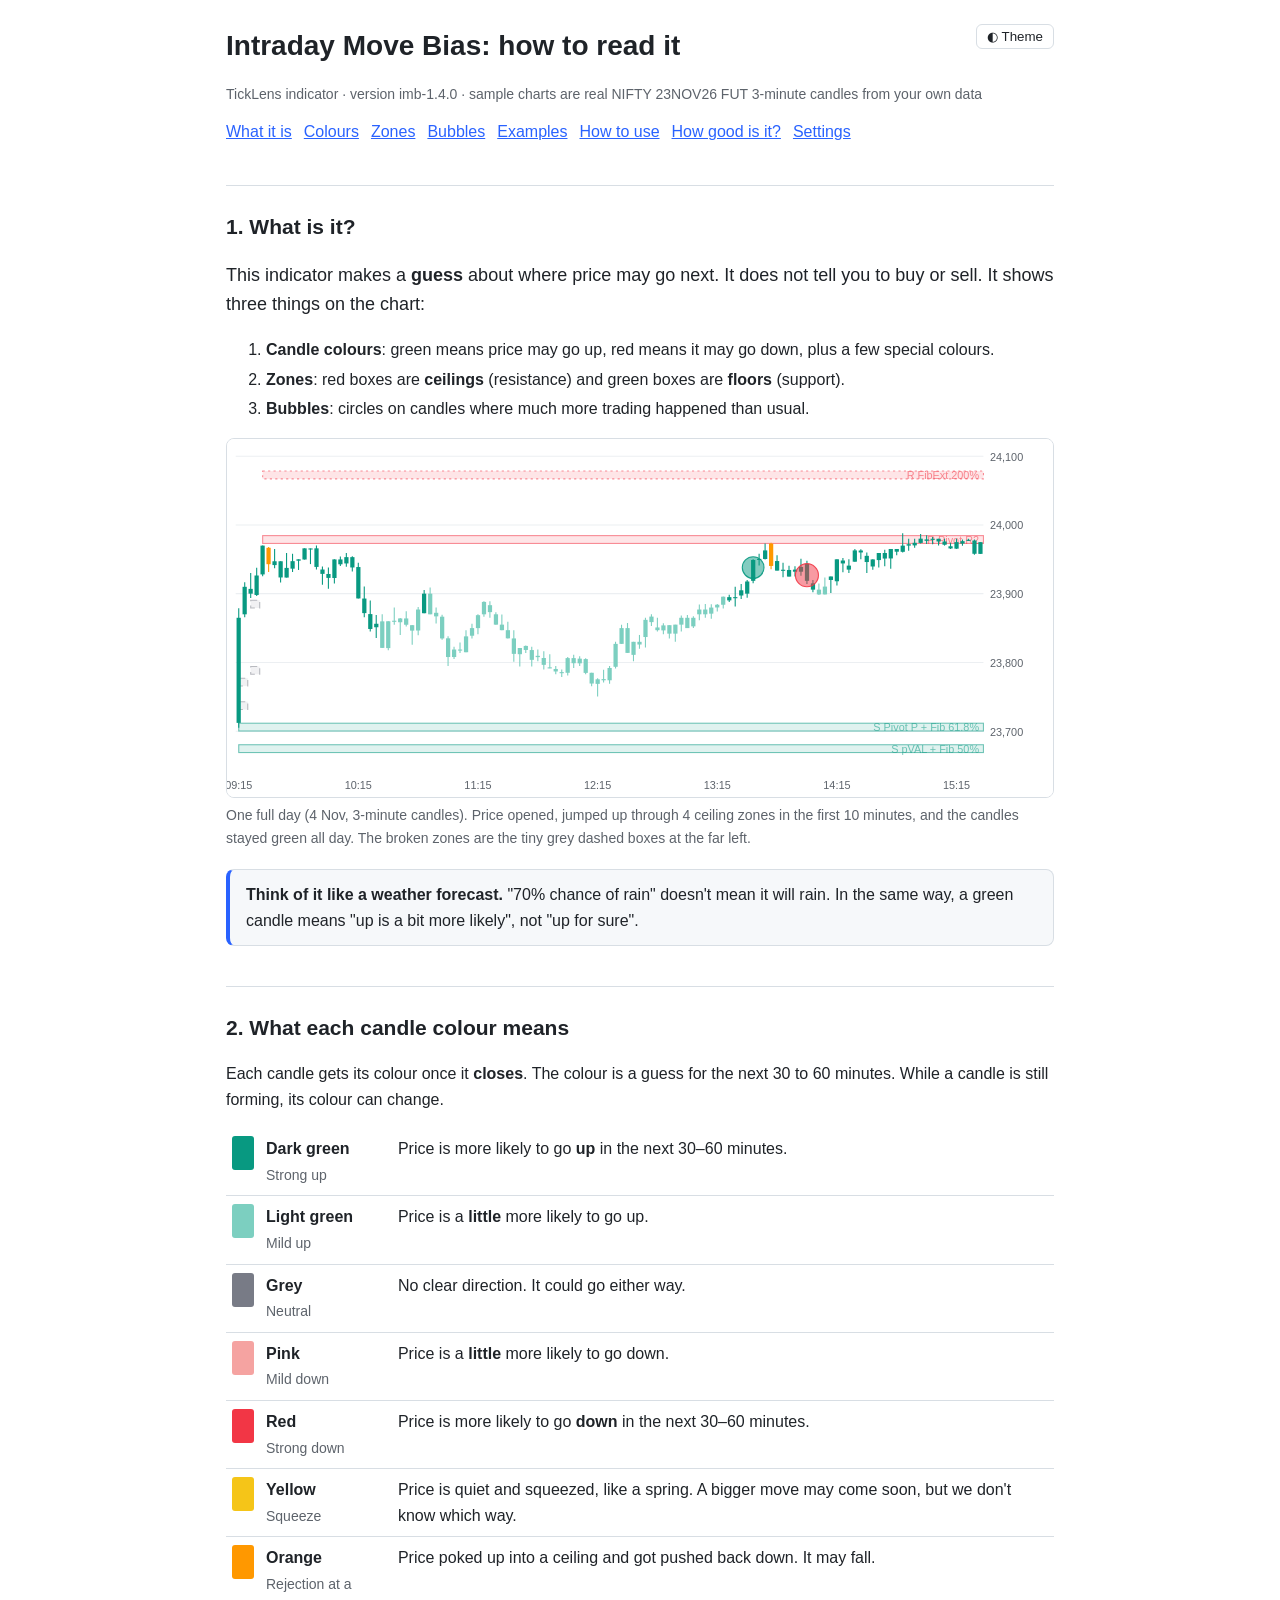
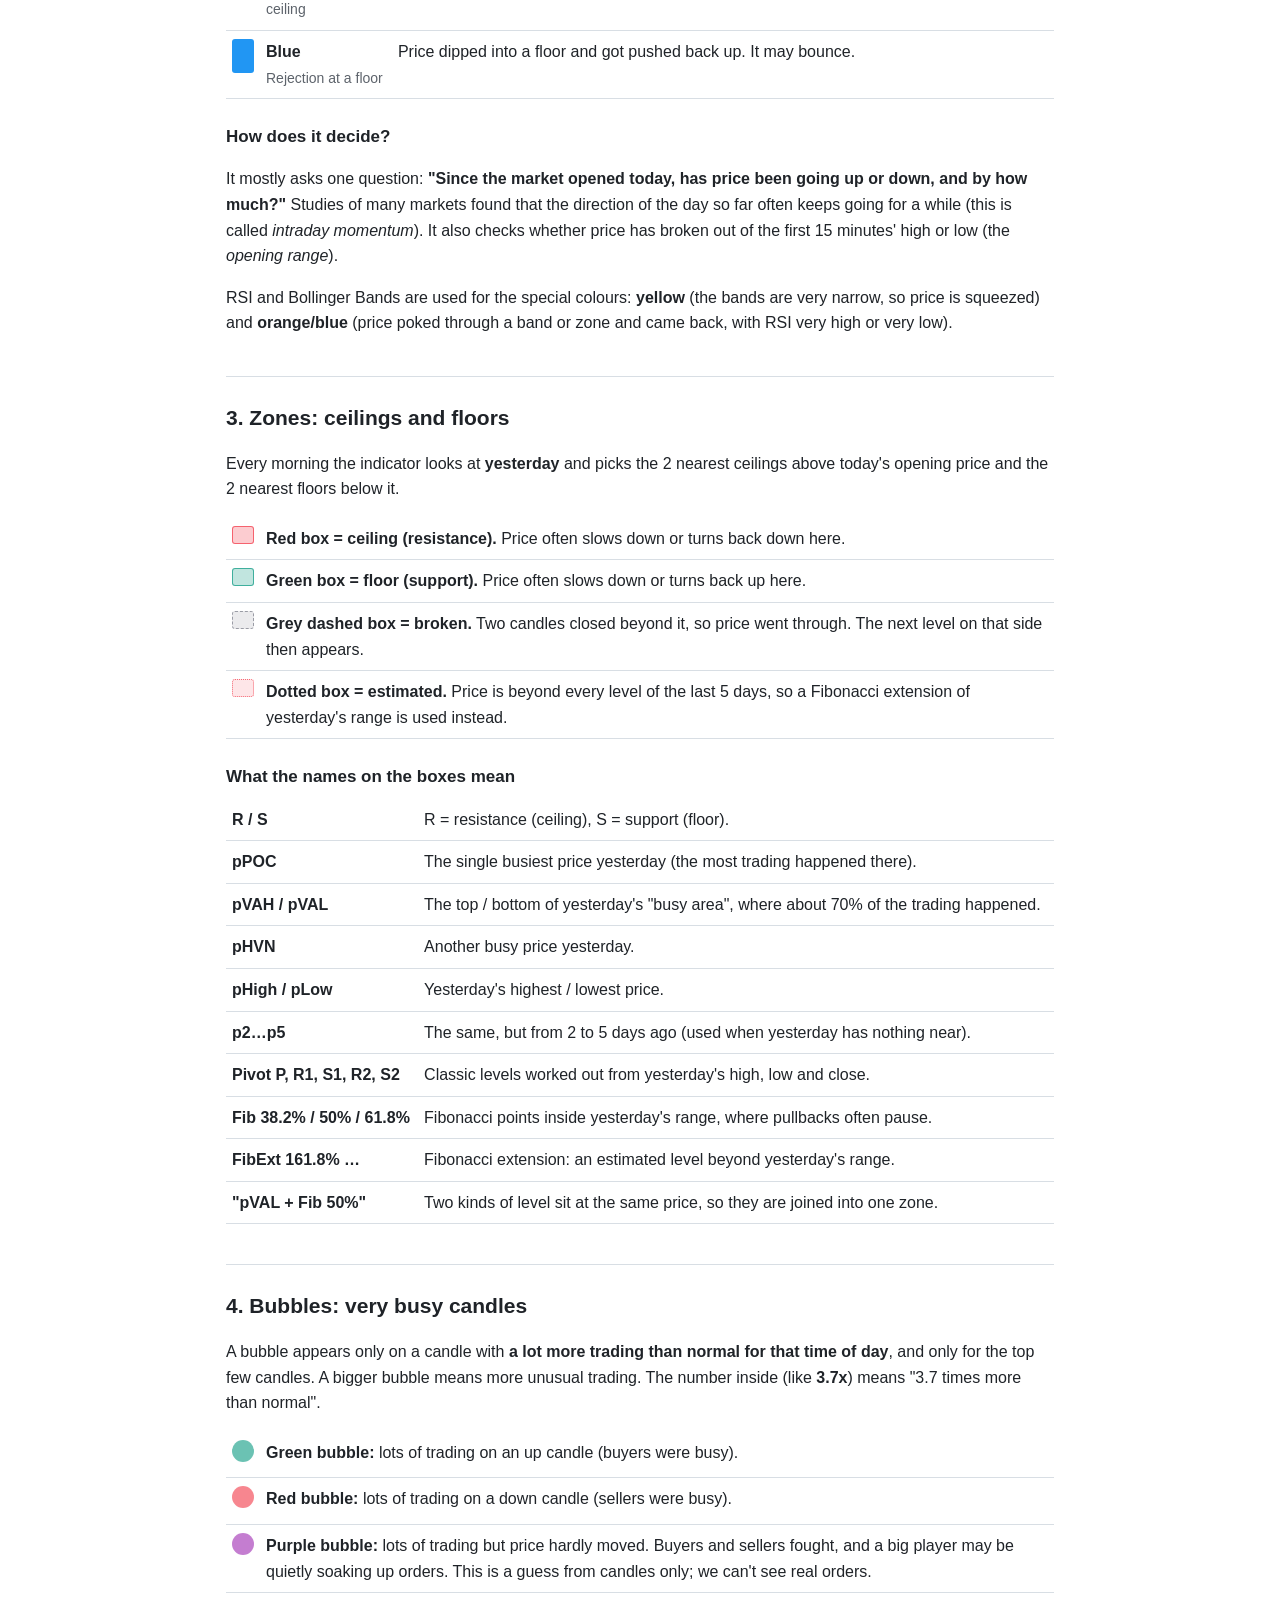
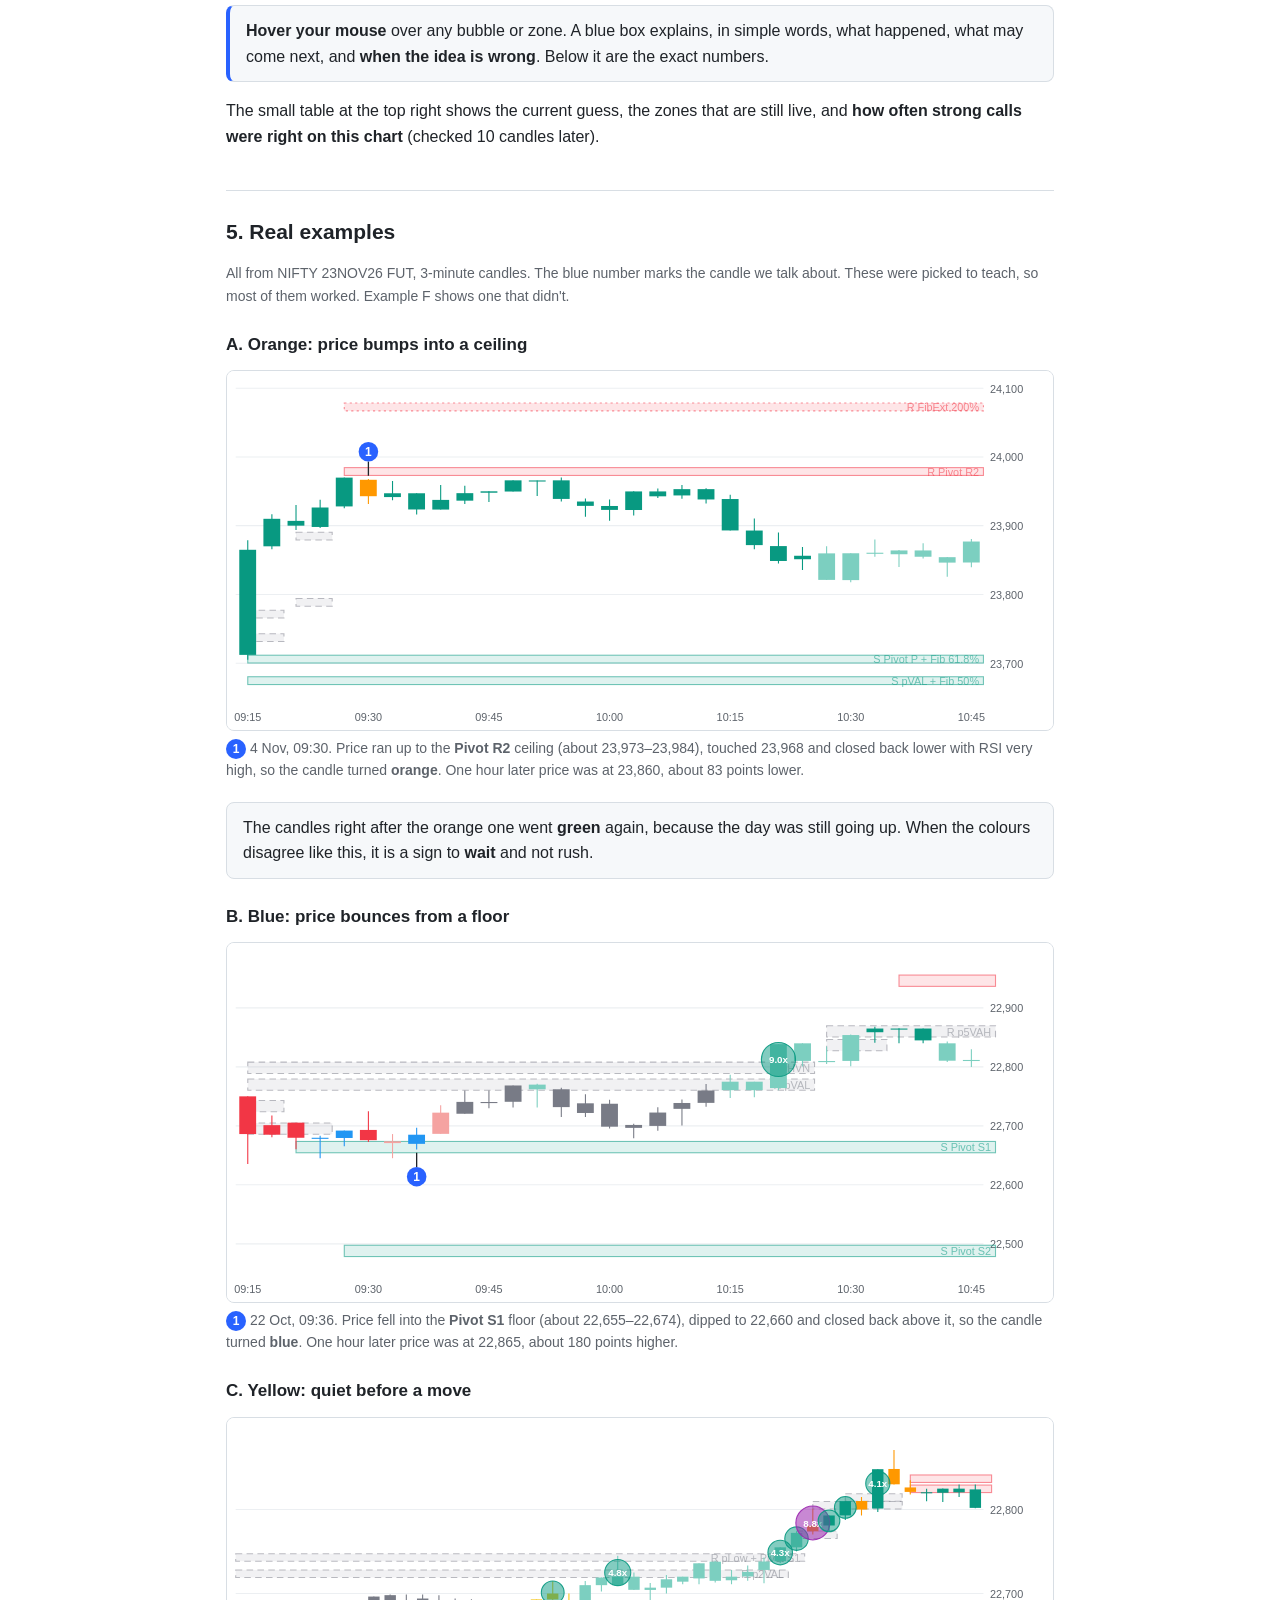
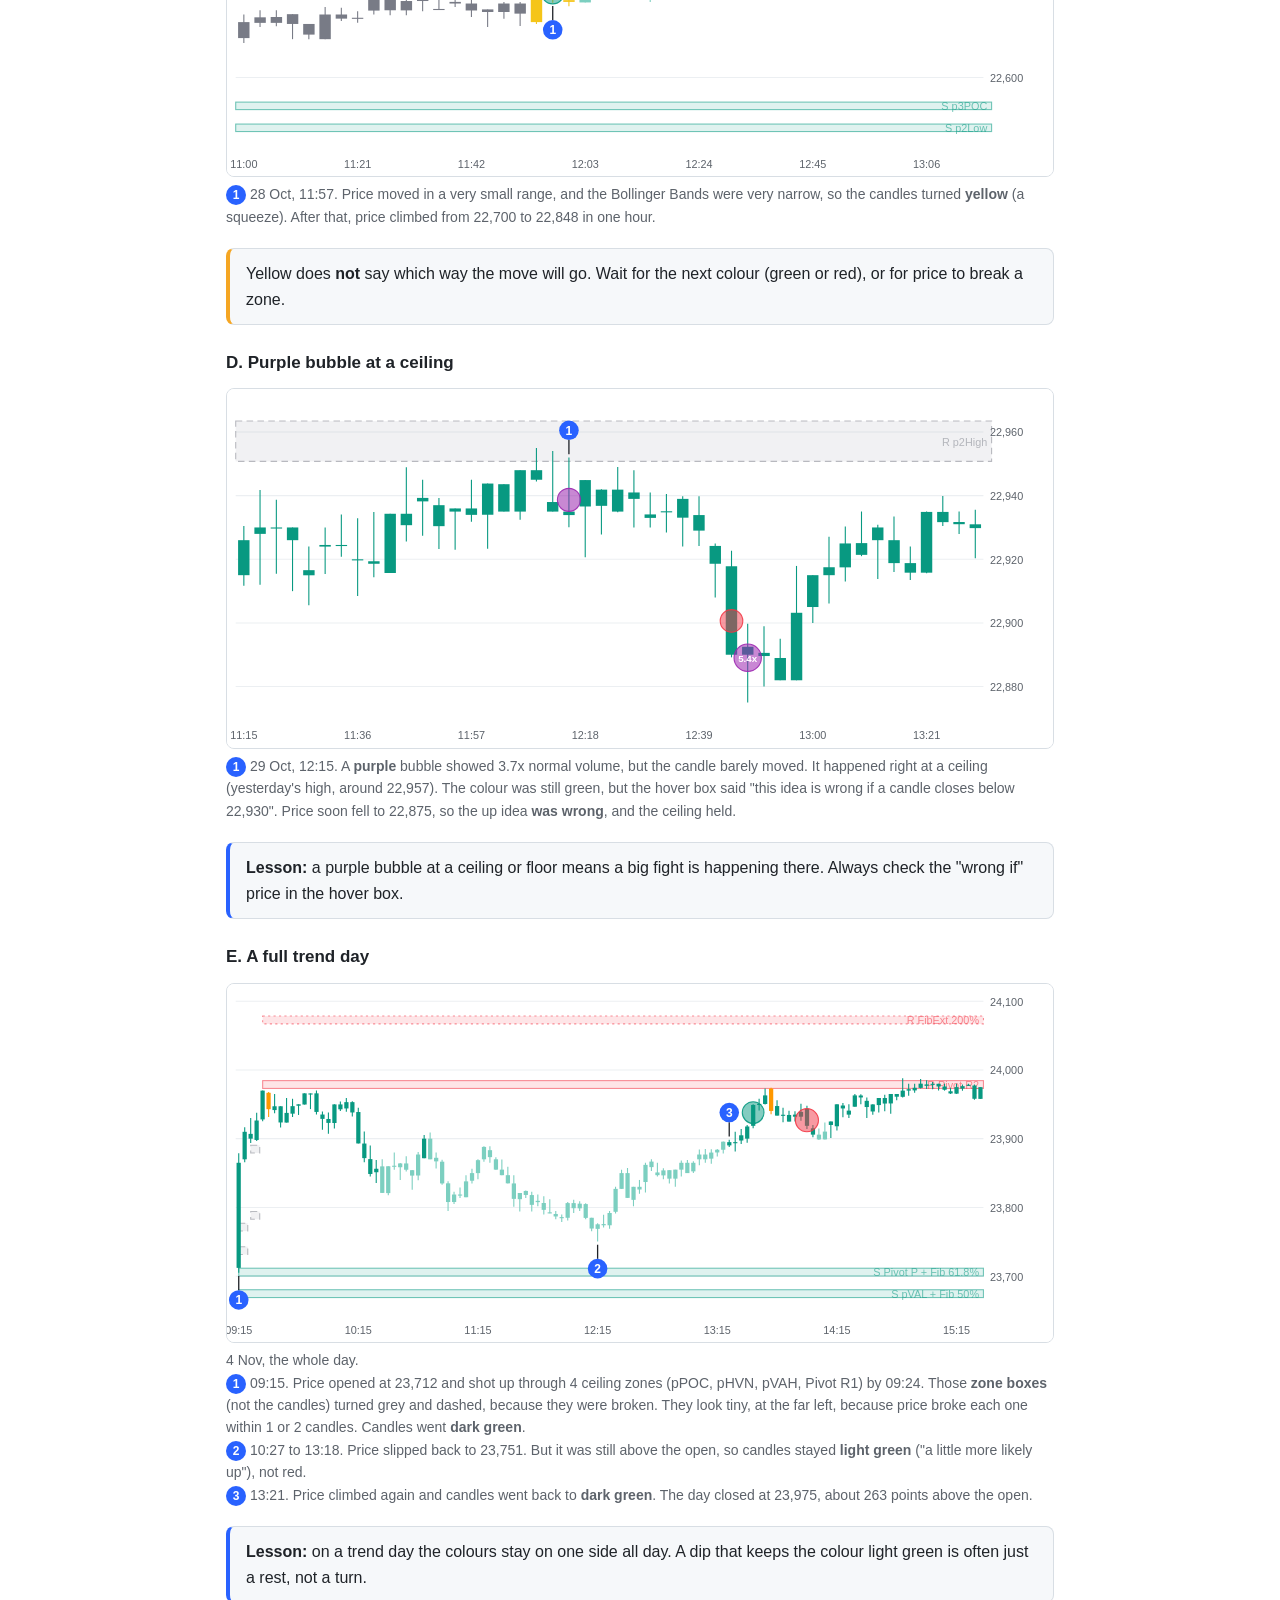
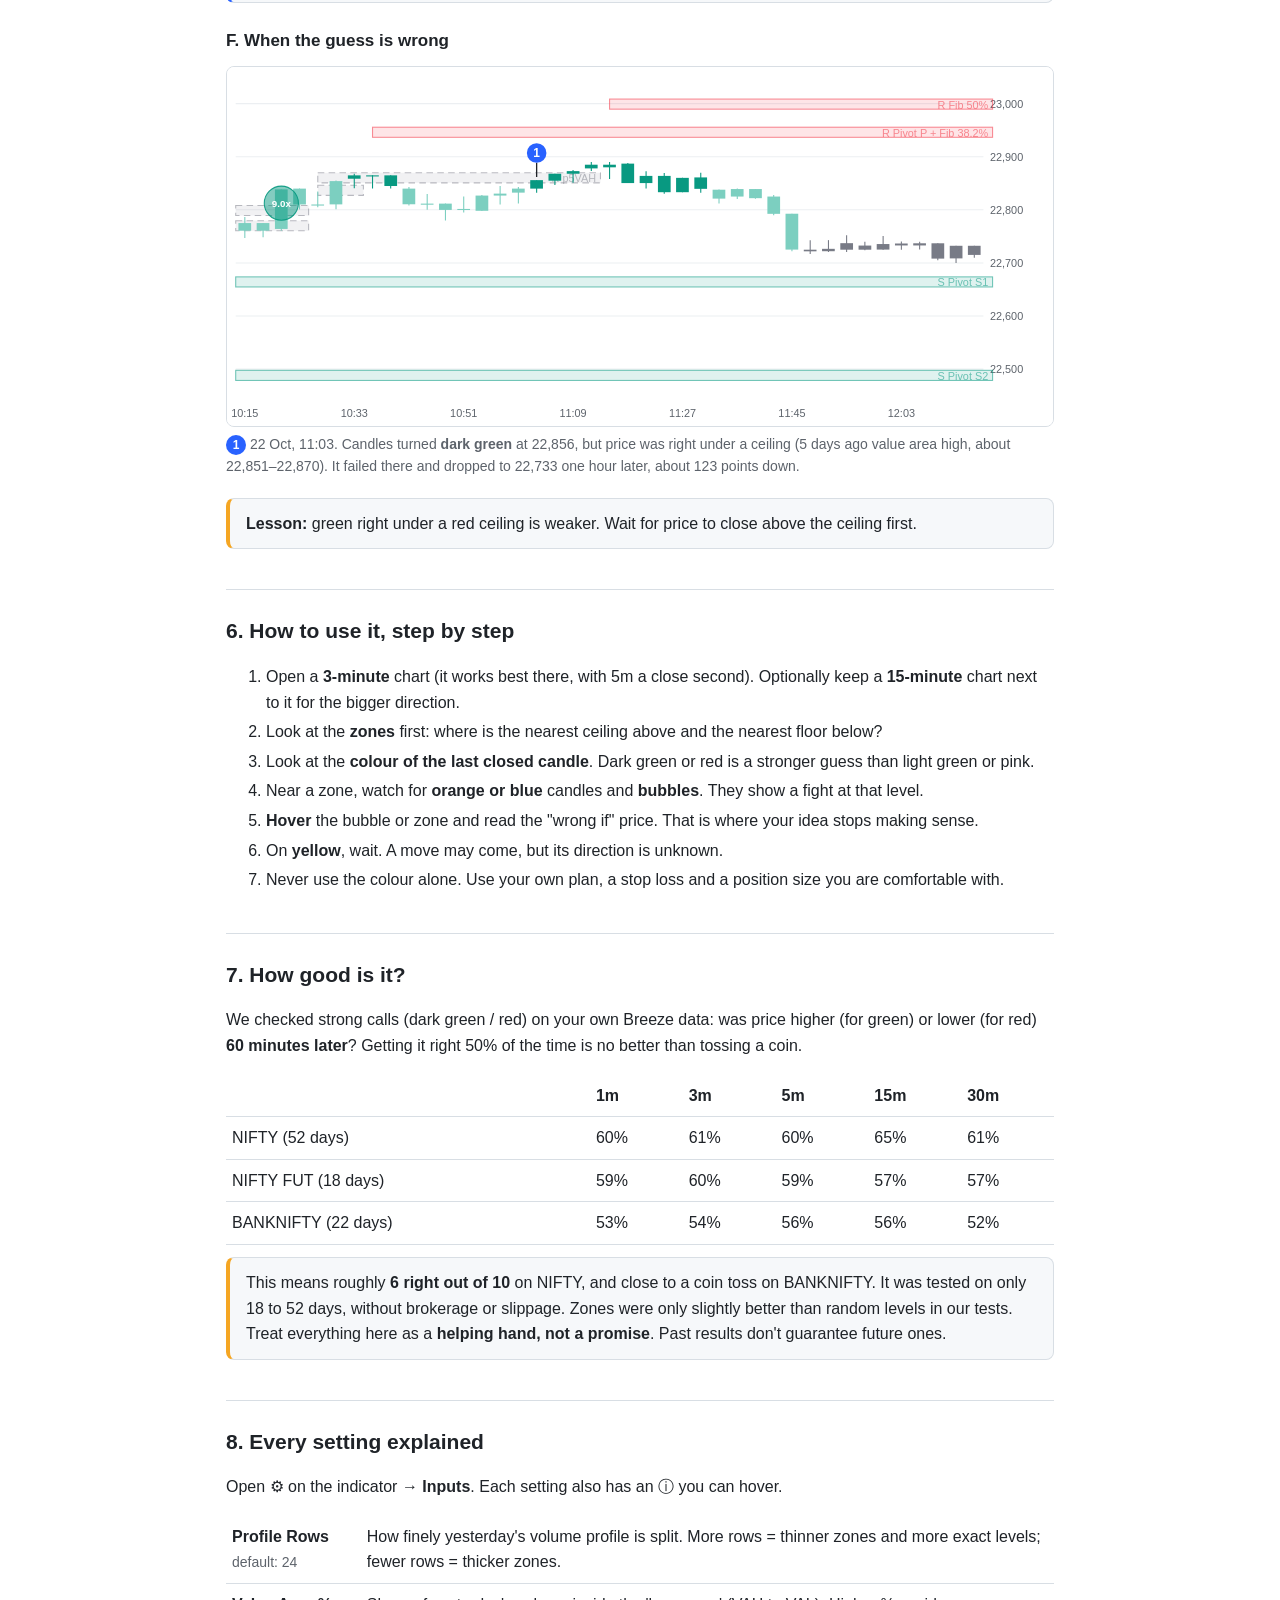
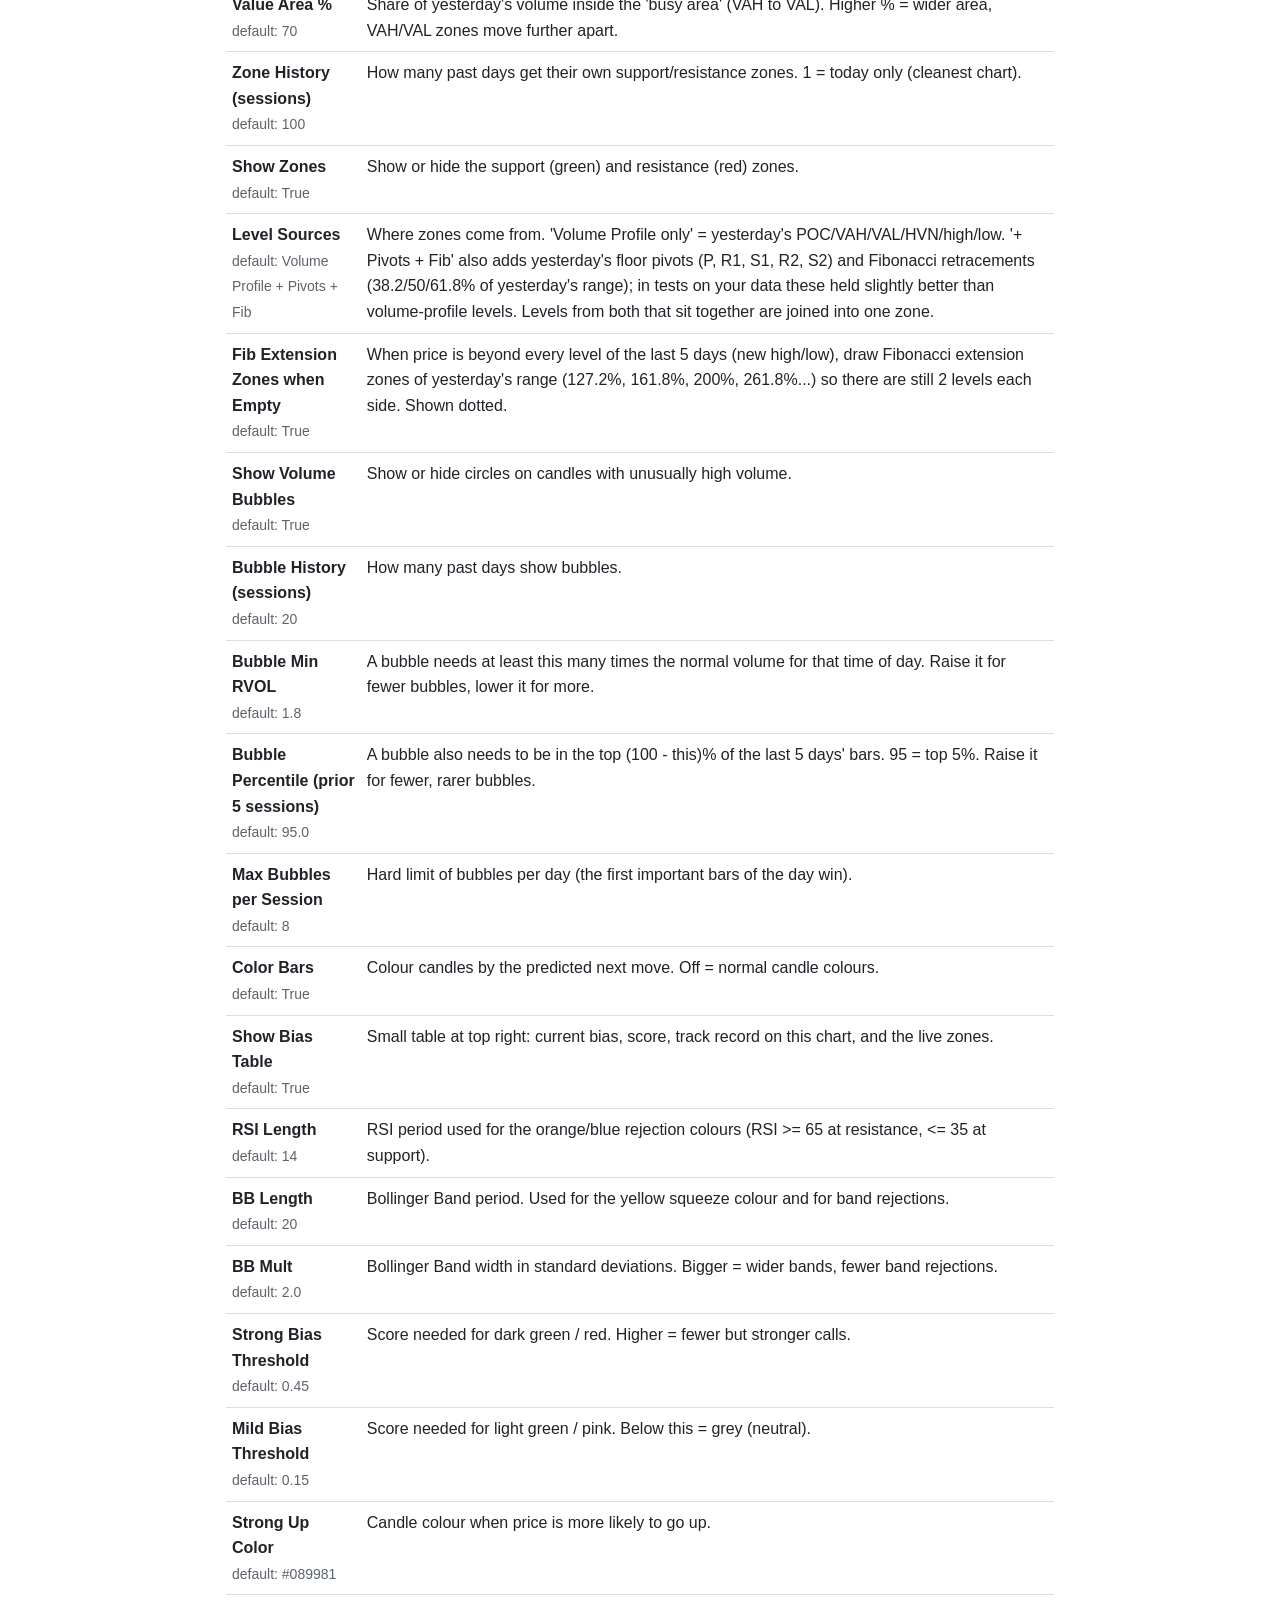
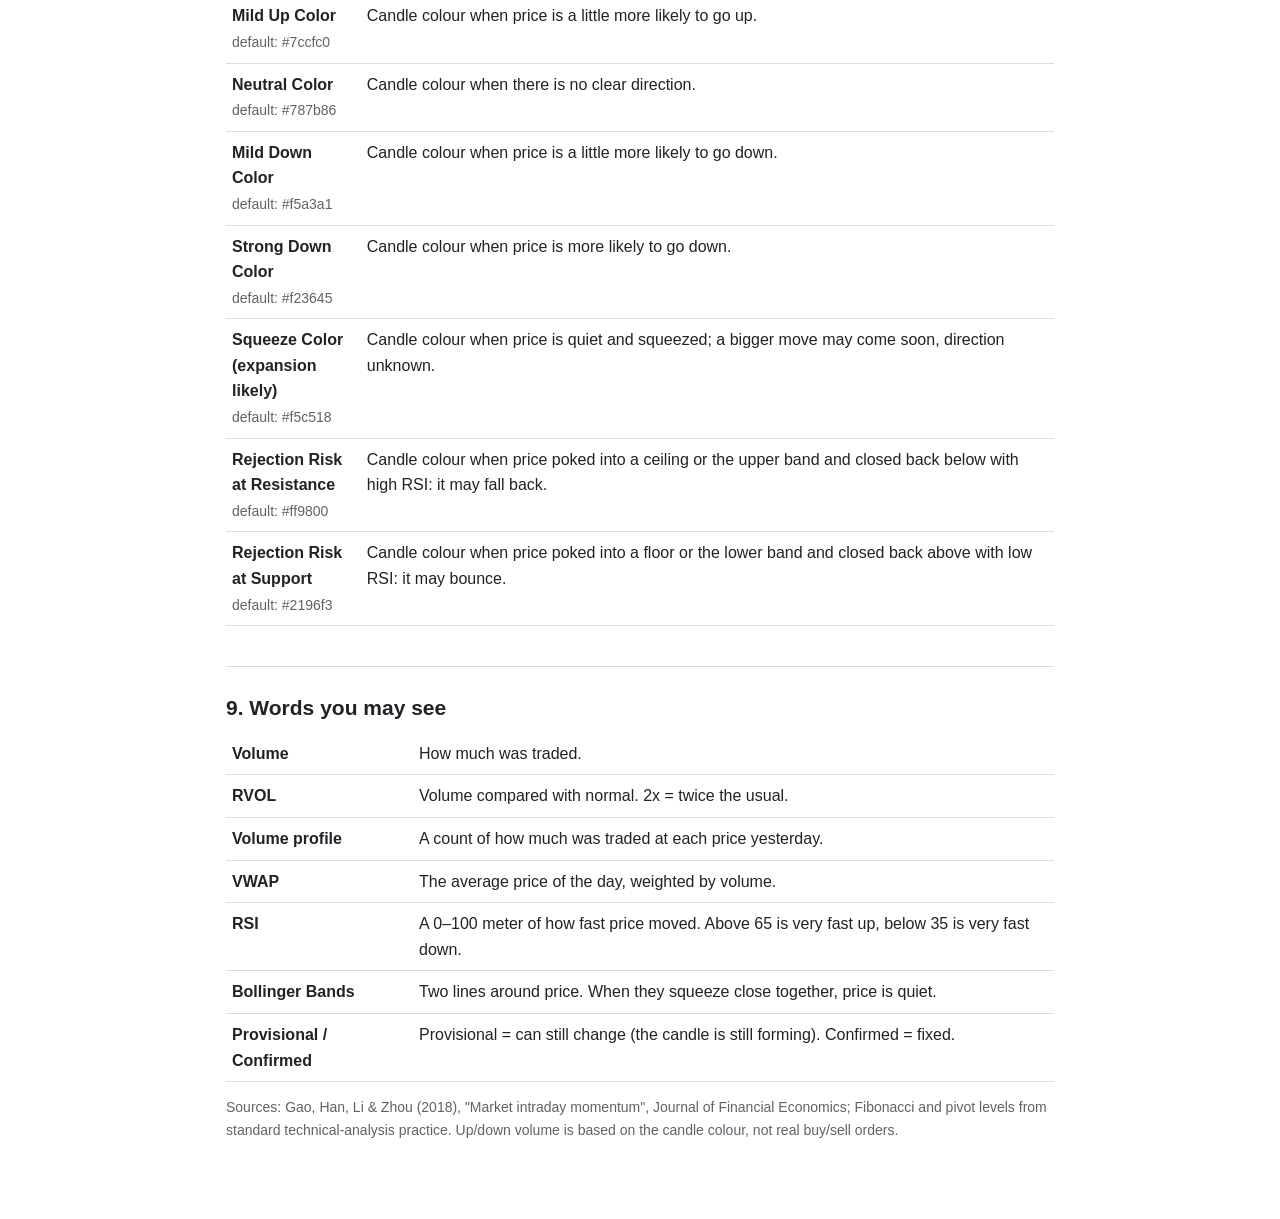
<file: app/static/help/intraday_move_bias.html>
<!doctype html>
<html lang="en"><head><meta charset="utf-8"><meta name="viewport" content="width=device-width, initial-scale=1">
<title>Intraday Move Bias Guide</title>
<style>
:root { --bg:#ffffff; --fg:#1f2328; --muted:#5d636b; --card:#f6f8fa; --line:#d8dee4; --grid:#eceff2; --accent:#2962ff; --chartbg:#ffffff; }
@media (prefers-color-scheme: dark) { :root:not([data-theme="light"]) { --bg:#131722; --fg:#d1d4dc; --muted:#9598a1; --card:#1e222d; --line:#2a2e39; --grid:#232733; --accent:#5b8cff; --chartbg:#161a25; } }
:root[data-theme="dark"] { --bg:#131722; --fg:#d1d4dc; --muted:#9598a1; --card:#1e222d; --line:#2a2e39; --grid:#232733; --accent:#5b8cff; --chartbg:#161a25; }
* { box-sizing:border-box; }
body { margin:0; background:var(--bg); color:var(--fg); font:16px/1.6 -apple-system, Segoe UI, Roboto, sans-serif; }
main { max-width:860px; margin:0 auto; padding:24px 16px 64px; }
h1 { font-size:28px; margin:0 0 4px; } h2 { font-size:21px; margin:40px 0 8px; border-top:1px solid var(--line); padding-top:24px; }
h3 { font-size:17px; margin:24px 0 6px; }
.muted { color:var(--muted); font-size:14px; }
.lead { font-size:18px; }
.card { background:var(--card); border:1px solid var(--line); border-radius:8px; padding:12px 16px; margin:12px 0; }
.tip { border-left:4px solid var(--accent); }
.warn { border-left:4px solid #f5a623; }
table { border-collapse:collapse; width:100%; margin:8px 0; }
td, th { border-bottom:1px solid var(--line); padding:8px 6px; vertical-align:top; text-align:left; }
.sw { display:inline-block; width:22px; height:34px; border-radius:3px; }
.chart { width:100%; height:auto; display:block; border:1px solid var(--line); border-radius:8px; background:var(--chartbg); }
.chart .bg { fill:var(--chartbg); } .chart .grid { stroke:var(--grid); }
.chart .ax { font:10px sans-serif; fill:var(--muted); } .chart .zl { font:10px sans-serif; }
.chart .bt { font:600 9px sans-serif; fill:#fff; } .chart .arrow { stroke:var(--fg); stroke-width:1.2; }
.chart .num { fill:var(--accent); } .chart .numt { font:700 11px sans-serif; fill:#fff; }
figure { margin:12px 0 20px; } figcaption { font-size:14px; color:var(--muted); margin-top:6px; }
.n { display:inline-block; width:20px; height:20px; border-radius:50%; background:var(--accent); color:#fff; text-align:center; font:700 12px/20px sans-serif; }
ol li, ul li { margin:4px 0; }
nav a { color:var(--accent); margin-right:12px; white-space:nowrap; }
a { color:var(--accent); }
.toggle { float:right; background:none; border:1px solid var(--line); color:var(--fg); border-radius:6px; padding:4px 10px; cursor:pointer; }
</style></head>
<body><main>
<button class="toggle" onclick="var r=document.documentElement;r.dataset.theme=(r.dataset.theme==='dark'||(!r.dataset.theme&&matchMedia('(prefers-color-scheme: dark)').matches))?'light':'dark'">◐ Theme</button>
<h1>Intraday Move Bias: how to read it</h1>
<p class="muted">TickLens indicator · version imb-1.4.0 · sample charts are real NIFTY 23NOV26 FUT 3-minute candles from your own data</p>
<nav><a href="#what">What it is</a><a href="#colours">Colours</a><a href="#zones">Zones</a><a href="#bubbles">Bubbles</a><a href="#examples">Examples</a><a href="#use">How to use</a><a href="#good">How good is it?</a><a href="#settings">Settings</a></nav>

<h2 id="what">1. What is it?</h2>
<p class="lead">This indicator makes a <b>guess</b> about where price may go next. It does not tell you to buy or sell. It shows three things on the chart:</p>
<ol>
<li><b>Candle colours</b>: green means price may go up, red means it may go down, plus a few special colours.</li>
<li><b>Zones</b>: red boxes are <b>ceilings</b> (resistance) and green boxes are <b>floors</b> (support).</li>
<li><b>Bubbles</b>: circles on candles where much more trading happened than usual.</li>
</ol>
<figure><svg viewBox="0 0 760 330" class="chart" role="img" aria-label="NIFTY FUT 3m, 4 Nov: one full day">
<rect x="0" y="0" width="760" height="330" class="bg"/>
<line x1="8" x2="696" y1="268.9" y2="268.9" class="grid"/><text x="702" y="272.9" class="ax">23,700</text>
<line x1="8" x2="696" y1="205.6" y2="205.6" class="grid"/><text x="702" y="209.6" class="ax">23,800</text>
<line x1="8" x2="696" y1="142.3" y2="142.3" class="grid"/><text x="702" y="146.3" class="ax">23,900</text>
<line x1="8" x2="696" y1="79.1" y2="79.1" class="grid"/><text x="702" y="83.1" class="ax">24,000</text>
<line x1="8" x2="696" y1="15.8" y2="15.8" class="grid"/><text x="702" y="19.8" class="ax">24,100</text>
<text x="10.8" y="322" class="ax" text-anchor="middle">09:15</text>
<text x="120.8" y="322" class="ax" text-anchor="middle">10:15</text>
<text x="230.9" y="322" class="ax" text-anchor="middle">11:15</text>
<text x="341.0" y="322" class="ax" text-anchor="middle">12:15</text>
<text x="451.1" y="322" class="ax" text-anchor="middle">13:15</text>
<text x="561.2" y="322" class="ax" text-anchor="middle">14:15</text>
<text x="671.2" y="322" class="ax" text-anchor="middle">15:15</text>
<rect x="10.8" y="241.7" width="8.3" height="7.2" fill="rgba(120,123,134,0.10)" stroke="rgba(120,123,134,0.5)" stroke-dasharray="6 4"/>
<rect x="10.8" y="220.1" width="8.3" height="7.2" fill="rgba(120,123,134,0.10)" stroke="rgba(120,123,134,0.5)" stroke-dasharray="6 4"/>
<rect x="21.8" y="209.3" width="8.3" height="7.2" fill="rgba(120,123,134,0.10)" stroke="rgba(120,123,134,0.5)" stroke-dasharray="6 4"/>
<rect x="21.8" y="148.3" width="8.3" height="7.2" fill="rgba(120,123,134,0.10)" stroke="rgba(120,123,134,0.5)" stroke-dasharray="6 4"/>
<rect x="32.8" y="88.9" width="663.2" height="7.2" fill="rgba(242,54,69,0.13)" stroke="rgba(242,54,69,0.55)" stroke-dasharray=""/>
<text x="692.0" y="96.5" class="zl" text-anchor="end" fill="rgba(242,54,69,0.55)">R Pivot R2</text>
<rect x="32.8" y="29.5" width="663.2" height="7.2" fill="rgba(242,54,69,0.13)" stroke="rgba(242,54,69,0.55)" stroke-dasharray="2 3"/>
<text x="692.0" y="37.1" class="zl" text-anchor="end" fill="rgba(242,54,69,0.55)">R FibExt 200%</text>
<rect x="10.8" y="261.5" width="685.2" height="7.2" fill="rgba(8,153,129,0.13)" stroke="rgba(8,153,129,0.55)" stroke-dasharray=""/>
<text x="692.0" y="269.1" class="zl" text-anchor="end" fill="rgba(8,153,129,0.55)">S Pivot P + Fib 61.8%</text>
<rect x="10.8" y="281.3" width="685.2" height="7.2" fill="rgba(8,153,129,0.13)" stroke="rgba(8,153,129,0.55)" stroke-dasharray=""/>
<text x="692.0" y="288.9" class="zl" text-anchor="end" fill="rgba(8,153,129,0.55)">S pVAL + Fib 50%</text>
<line x1="10.8" x2="10.8" y1="155.7" y2="265.7" stroke="#089981"/>
<rect x="8.8" y="164.5" width="3.9" height="96.7" fill="#089981"/>
<line x1="16.3" x2="16.3" y1="131.7" y2="163.9" stroke="#089981"/>
<rect x="14.3" y="136.0" width="3.9" height="25.3" fill="#089981"/>
<line x1="21.8" x2="21.8" y1="123.4" y2="146.4" stroke="#089981"/>
<rect x="19.8" y="137.9" width="3.9" height="4.4" fill="#089981"/>
<line x1="27.3" x2="27.3" y1="118.4" y2="144.4" stroke="#089981"/>
<rect x="25.3" y="125.6" width="3.9" height="17.9" fill="#089981"/>
<line x1="32.8" x2="32.8" y1="98.1" y2="126.2" stroke="#089981"/>
<rect x="30.8" y="98.1" width="3.9" height="26.5" fill="#089981"/>
<line x1="38.3" x2="38.3" y1="99.3" y2="122.4" stroke="#ff9800"/>
<rect x="36.3" y="100.1" width="3.9" height="15.1" fill="#ff9800"/>
<line x1="43.8" x2="43.8" y1="101.2" y2="118.9" stroke="#089981"/>
<rect x="41.8" y="112.5" width="3.9" height="3.5" fill="#089981"/>
<line x1="49.3" x2="49.3" y1="112.5" y2="132.0" stroke="#089981"/>
<rect x="47.4" y="112.5" width="3.9" height="14.9" fill="#089981"/>
<line x1="54.8" x2="54.8" y1="104.8" y2="127.5" stroke="#089981"/>
<rect x="52.9" y="118.6" width="3.9" height="8.9" fill="#089981"/>
<line x1="60.3" x2="60.3" y1="105.6" y2="122.4" stroke="#089981"/>
<rect x="58.4" y="112.4" width="3.9" height="6.9" fill="#089981"/>
<line x1="65.8" x2="65.8" y1="110.7" y2="120.5" stroke="#089981"/>
<rect x="63.9" y="110.7" width="3.9" height="1.3" fill="#089981"/>
<line x1="71.3" x2="71.3" y1="100.6" y2="110.9" stroke="#089981"/>
<rect x="69.4" y="100.6" width="3.9" height="10.3" fill="#089981"/>
<line x1="76.8" x2="76.8" y1="100.7" y2="115.1" stroke="#089981"/>
<rect x="74.9" y="100.7" width="3.9" height="1.0" fill="#089981"/>
<line x1="82.3" x2="82.3" y1="98.1" y2="120.1" stroke="#089981"/>
<rect x="80.4" y="100.6" width="3.9" height="17.1" fill="#089981"/>
<line x1="87.8" x2="87.8" y1="117.4" y2="134.2" stroke="#089981"/>
<rect x="85.9" y="120.1" width="3.9" height="4.0" fill="#089981"/>
<line x1="93.3" x2="93.3" y1="118.2" y2="137.7" stroke="#089981"/>
<rect x="91.4" y="124.2" width="3.9" height="3.6" fill="#089981"/>
<line x1="98.8" x2="98.8" y1="110.7" y2="132.9" stroke="#089981"/>
<rect x="96.9" y="110.8" width="3.9" height="17.1" fill="#089981"/>
<line x1="104.3" x2="104.3" y1="108.2" y2="116.8" stroke="#089981"/>
<rect x="102.4" y="110.8" width="3.9" height="4.5" fill="#089981"/>
<line x1="109.8" x2="109.8" y1="105.0" y2="117.6" stroke="#089981"/>
<rect x="107.9" y="108.7" width="3.9" height="5.8" fill="#089981"/>
<line x1="115.3" x2="115.3" y1="107.8" y2="121.8" stroke="#089981"/>
<rect x="113.4" y="108.7" width="3.9" height="9.5" fill="#089981"/>
<line x1="120.8" x2="120.8" y1="113.9" y2="146.7" stroke="#089981"/>
<rect x="118.9" y="117.8" width="3.9" height="28.9" fill="#089981"/>
<line x1="126.3" x2="126.3" y1="135.8" y2="163.9" stroke="#089981"/>
<rect x="124.4" y="146.8" width="3.9" height="13.4" fill="#089981"/>
<line x1="131.8" x2="131.8" y1="148.5" y2="177.1" stroke="#089981"/>
<rect x="129.9" y="161.1" width="3.9" height="13.7" fill="#089981"/>
<line x1="137.3" x2="137.3" y1="162.0" y2="183.0" stroke="#089981"/>
<rect x="135.4" y="170.0" width="3.9" height="3.2" fill="#089981"/>
<line x1="142.8" x2="142.8" y1="161.3" y2="192.3" stroke="#7ccfc0"/>
<rect x="140.9" y="167.8" width="3.9" height="24.4" fill="#7ccfc0"/>
<line x1="148.4" x2="148.4" y1="167.7" y2="194.3" stroke="#7ccfc0"/>
<rect x="146.4" y="167.7" width="3.9" height="24.7" fill="#7ccfc0"/>
<line x1="153.9" x2="153.9" y1="155.1" y2="170.8" stroke="#7ccfc0"/>
<rect x="151.9" y="167.2" width="3.9" height="1.0" fill="#7ccfc0"/>
<line x1="159.4" x2="159.4" y1="164.7" y2="180.3" stroke="#7ccfc0"/>
<rect x="157.4" y="165.1" width="3.9" height="3.5" fill="#7ccfc0"/>
<line x1="164.9" x2="164.9" y1="158.6" y2="172.6" stroke="#7ccfc0"/>
<rect x="162.9" y="165.1" width="3.9" height="5.8" fill="#7ccfc0"/>
<line x1="170.4" x2="170.4" y1="171.1" y2="189.4" stroke="#7ccfc0"/>
<rect x="168.4" y="171.3" width="3.9" height="5.0" fill="#7ccfc0"/>
<line x1="175.9" x2="175.9" y1="154.6" y2="180.5" stroke="#7ccfc0"/>
<rect x="173.9" y="156.9" width="3.9" height="19.3" fill="#7ccfc0"/>
<line x1="181.4" x2="181.4" y1="138.9" y2="160.4" stroke="#089981"/>
<rect x="179.4" y="142.3" width="3.9" height="18.0" fill="#089981"/>
<line x1="186.9" x2="186.9" y1="136.7" y2="161.3" stroke="#7ccfc0"/>
<rect x="185.0" y="142.3" width="3.9" height="19.0" fill="#7ccfc0"/>
<line x1="192.4" x2="192.4" y1="155.0" y2="169.8" stroke="#7ccfc0"/>
<rect x="190.5" y="159.9" width="3.9" height="3.3" fill="#7ccfc0"/>
<line x1="197.9" x2="197.9" y1="161.6" y2="184.7" stroke="#7ccfc0"/>
<rect x="196.0" y="163.5" width="3.9" height="20.0" fill="#7ccfc0"/>
<line x1="203.4" x2="203.4" y1="181.5" y2="208.8" stroke="#7ccfc0"/>
<rect x="201.5" y="183.4" width="3.9" height="17.2" fill="#7ccfc0"/>
<line x1="208.9" x2="208.9" y1="191.2" y2="202.5" stroke="#7ccfc0"/>
<rect x="207.0" y="193.7" width="3.9" height="6.9" fill="#7ccfc0"/>
<line x1="214.4" x2="214.4" y1="187.3" y2="196.8" stroke="#7ccfc0"/>
<rect x="212.5" y="193.7" width="3.9" height="1.0" fill="#7ccfc0"/>
<line x1="219.9" x2="219.9" y1="175.9" y2="196.1" stroke="#7ccfc0"/>
<rect x="218.0" y="181.6" width="3.9" height="14.6" fill="#7ccfc0"/>
<line x1="225.4" x2="225.4" y1="170.0" y2="183.5" stroke="#7ccfc0"/>
<rect x="223.5" y="174.0" width="3.9" height="7.0" fill="#7ccfc0"/>
<line x1="230.9" x2="230.9" y1="161.3" y2="179.6" stroke="#7ccfc0"/>
<rect x="229.0" y="162.1" width="3.9" height="11.9" fill="#7ccfc0"/>
<line x1="236.4" x2="236.4" y1="149.4" y2="163.5" stroke="#7ccfc0"/>
<rect x="234.5" y="149.9" width="3.9" height="11.4" fill="#7ccfc0"/>
<line x1="241.9" x2="241.9" y1="149.4" y2="164.5" stroke="#7ccfc0"/>
<rect x="240.0" y="152.9" width="3.9" height="6.4" fill="#7ccfc0"/>
<line x1="247.4" x2="247.4" y1="159.4" y2="170.8" stroke="#7ccfc0"/>
<rect x="245.5" y="161.3" width="3.9" height="9.5" fill="#7ccfc0"/>
<line x1="252.9" x2="252.9" y1="161.4" y2="175.9" stroke="#7ccfc0"/>
<rect x="251.0" y="170.8" width="3.9" height="5.1" fill="#7ccfc0"/>
<line x1="258.4" x2="258.4" y1="168.2" y2="183.5" stroke="#7ccfc0"/>
<rect x="256.5" y="175.9" width="3.9" height="7.5" fill="#7ccfc0"/>
<line x1="263.9" x2="263.9" y1="175.9" y2="205.0" stroke="#7ccfc0"/>
<rect x="262.0" y="183.5" width="3.9" height="14.2" fill="#7ccfc0"/>
<line x1="269.4" x2="269.4" y1="192.3" y2="209.4" stroke="#7ccfc0"/>
<rect x="267.5" y="192.3" width="3.9" height="5.7" fill="#7ccfc0"/>
<line x1="274.9" x2="274.9" y1="189.9" y2="196.8" stroke="#7ccfc0"/>
<rect x="273.0" y="190.4" width="3.9" height="3.7" fill="#7ccfc0"/>
<line x1="280.4" x2="280.4" y1="191.2" y2="209.4" stroke="#7ccfc0"/>
<rect x="278.5" y="194.2" width="3.9" height="9.0" fill="#7ccfc0"/>
<line x1="286.0" x2="286.0" y1="193.7" y2="204.4" stroke="#7ccfc0"/>
<rect x="284.0" y="199.5" width="3.9" height="1.2" fill="#7ccfc0"/>
<line x1="291.5" x2="291.5" y1="195.2" y2="212.0" stroke="#7ccfc0"/>
<rect x="289.5" y="201.5" width="3.9" height="6.3" fill="#7ccfc0"/>
<line x1="297.0" x2="297.0" y1="198.0" y2="210.9" stroke="#7ccfc0"/>
<rect x="295.0" y="210.1" width="3.9" height="1.0" fill="#7ccfc0"/>
<line x1="302.5" x2="302.5" y1="208.8" y2="216.4" stroke="#7ccfc0"/>
<rect x="300.5" y="211.6" width="3.9" height="2.3" fill="#7ccfc0"/>
<line x1="308.0" x2="308.0" y1="212.0" y2="218.9" stroke="#7ccfc0"/>
<rect x="306.0" y="214.5" width="3.9" height="1.0" fill="#7ccfc0"/>
<line x1="313.5" x2="313.5" y1="200.6" y2="217.6" stroke="#7ccfc0"/>
<rect x="311.5" y="201.6" width="3.9" height="13.5" fill="#7ccfc0"/>
<line x1="319.0" x2="319.0" y1="198.5" y2="210.8" stroke="#7ccfc0"/>
<rect x="317.0" y="201.6" width="3.9" height="4.7" fill="#7ccfc0"/>
<line x1="324.5" x2="324.5" y1="199.9" y2="208.8" stroke="#7ccfc0"/>
<rect x="322.6" y="202.1" width="3.9" height="4.3" fill="#7ccfc0"/>
<line x1="330.0" x2="330.0" y1="201.8" y2="216.4" stroke="#7ccfc0"/>
<rect x="328.1" y="202.5" width="3.9" height="12.7" fill="#7ccfc0"/>
<line x1="335.5" x2="335.5" y1="215.1" y2="227.5" stroke="#7ccfc0"/>
<rect x="333.6" y="215.1" width="3.9" height="9.9" fill="#7ccfc0"/>
<line x1="341.0" x2="341.0" y1="220.1" y2="236.9" stroke="#7ccfc0"/>
<rect x="339.1" y="221.1" width="3.9" height="4.2" fill="#7ccfc0"/>
<line x1="346.5" x2="346.5" y1="212.2" y2="224.0" stroke="#7ccfc0"/>
<rect x="344.6" y="220.9" width="3.9" height="1.1" fill="#7ccfc0"/>
<line x1="352.0" x2="352.0" y1="208.8" y2="225.2" stroke="#7ccfc0"/>
<rect x="350.1" y="210.7" width="3.9" height="11.3" fill="#7ccfc0"/>
<line x1="357.5" x2="357.5" y1="186.6" y2="211.2" stroke="#7ccfc0"/>
<rect x="355.6" y="188.5" width="3.9" height="21.1" fill="#7ccfc0"/>
<line x1="363.0" x2="363.0" y1="170.9" y2="188.5" stroke="#7ccfc0"/>
<rect x="361.1" y="174.0" width="3.9" height="14.5" fill="#7ccfc0"/>
<line x1="368.5" x2="368.5" y1="169.3" y2="196.8" stroke="#7ccfc0"/>
<rect x="366.6" y="174.0" width="3.9" height="22.8" fill="#7ccfc0"/>
<line x1="374.0" x2="374.0" y1="186.6" y2="204.5" stroke="#7ccfc0"/>
<rect x="372.1" y="186.6" width="3.9" height="12.0" fill="#7ccfc0"/>
<line x1="379.5" x2="379.5" y1="180.3" y2="193.0" stroke="#7ccfc0"/>
<rect x="377.6" y="186.6" width="3.9" height="2.5" fill="#7ccfc0"/>
<line x1="385.0" x2="385.0" y1="164.5" y2="191.8" stroke="#7ccfc0"/>
<rect x="383.1" y="166.4" width="3.9" height="15.8" fill="#7ccfc0"/>
<line x1="390.5" x2="390.5" y1="161.3" y2="172.1" stroke="#7ccfc0"/>
<rect x="388.6" y="163.4" width="3.9" height="5.1" fill="#7ccfc0"/>
<line x1="396.0" x2="396.0" y1="164.5" y2="177.1" stroke="#7ccfc0"/>
<rect x="394.1" y="173.4" width="3.9" height="2.5" fill="#7ccfc0"/>
<line x1="401.5" x2="401.5" y1="169.6" y2="179.7" stroke="#7ccfc0"/>
<rect x="399.6" y="171.5" width="3.9" height="4.6" fill="#7ccfc0"/>
<line x1="407.0" x2="407.0" y1="171.3" y2="183.5" stroke="#7ccfc0"/>
<rect x="405.1" y="171.3" width="3.9" height="7.8" fill="#7ccfc0"/>
<line x1="412.5" x2="412.5" y1="170.8" y2="186.6" stroke="#7ccfc0"/>
<rect x="410.6" y="170.8" width="3.9" height="8.3" fill="#7ccfc0"/>
<line x1="418.0" x2="418.0" y1="162.4" y2="177.1" stroke="#7ccfc0"/>
<rect x="416.1" y="164.5" width="3.9" height="6.3" fill="#7ccfc0"/>
<line x1="423.6" x2="423.6" y1="162.0" y2="174.0" stroke="#7ccfc0"/>
<rect x="421.6" y="164.5" width="3.9" height="9.5" fill="#7ccfc0"/>
<line x1="429.1" x2="429.1" y1="163.2" y2="174.0" stroke="#7ccfc0"/>
<rect x="427.1" y="164.5" width="3.9" height="7.9" fill="#7ccfc0"/>
<line x1="434.6" x2="434.6" y1="152.2" y2="166.7" stroke="#7ccfc0"/>
<rect x="432.6" y="156.9" width="3.9" height="4.4" fill="#7ccfc0"/>
<line x1="440.1" x2="440.1" y1="151.8" y2="164.5" stroke="#7ccfc0"/>
<rect x="438.1" y="156.9" width="3.9" height="4.4" fill="#7ccfc0"/>
<line x1="445.6" x2="445.6" y1="152.0" y2="165.4" stroke="#7ccfc0"/>
<rect x="443.6" y="155.1" width="3.9" height="5.6" fill="#7ccfc0"/>
<line x1="451.1" x2="451.1" y1="151.8" y2="158.8" stroke="#7ccfc0"/>
<rect x="449.1" y="152.5" width="3.9" height="2.5" fill="#7ccfc0"/>
<line x1="456.6" x2="456.6" y1="144.9" y2="155.9" stroke="#7ccfc0"/>
<rect x="454.6" y="145.1" width="3.9" height="7.4" fill="#7ccfc0"/>
<line x1="462.1" x2="462.1" y1="143.3" y2="149.9" stroke="#089981"/>
<rect x="460.2" y="145.5" width="3.9" height="3.0" fill="#089981"/>
<line x1="467.6" x2="467.6" y1="136.0" y2="154.2" stroke="#089981"/>
<rect x="465.7" y="145.5" width="3.9" height="1.0" fill="#089981"/>
<line x1="473.1" x2="473.1" y1="133.5" y2="147.2" stroke="#089981"/>
<rect x="471.2" y="139.2" width="3.9" height="4.8" fill="#089981"/>
<line x1="478.6" x2="478.6" y1="129.7" y2="146.0" stroke="#089981"/>
<rect x="476.7" y="131.1" width="3.9" height="11.2" fill="#089981"/>
<line x1="484.1" x2="484.1" y1="110.7" y2="132.8" stroke="#089981"/>
<rect x="482.2" y="111.3" width="3.9" height="19.2" fill="#089981"/>
<line x1="489.6" x2="489.6" y1="105.6" y2="116.4" stroke="#089981"/>
<rect x="487.7" y="110.3" width="3.9" height="1.0" fill="#089981"/>
<line x1="495.1" x2="495.1" y1="96.2" y2="110.8" stroke="#089981"/>
<rect x="493.2" y="102.5" width="3.9" height="7.9" fill="#089981"/>
<line x1="500.6" x2="500.6" y1="95.5" y2="119.8" stroke="#ff9800"/>
<rect x="498.7" y="96.2" width="3.9" height="20.6" fill="#ff9800"/>
<line x1="506.1" x2="506.1" y1="107.0" y2="121.1" stroke="#089981"/>
<rect x="504.2" y="112.3" width="3.9" height="8.8" fill="#089981"/>
<line x1="511.6" x2="511.6" y1="113.9" y2="127.2" stroke="#089981"/>
<rect x="509.7" y="120.3" width="3.9" height="1.0" fill="#089981"/>
<line x1="517.1" x2="517.1" y1="116.7" y2="126.5" stroke="#089981"/>
<rect x="515.2" y="120.5" width="3.9" height="6.1" fill="#089981"/>
<line x1="522.6" x2="522.6" y1="117.0" y2="126.5" stroke="#089981"/>
<rect x="520.7" y="120.2" width="3.9" height="1.9" fill="#089981"/>
<line x1="528.1" x2="528.1" y1="110.1" y2="125.9" stroke="#089981"/>
<rect x="526.2" y="117.7" width="3.9" height="4.4" fill="#089981"/>
<line x1="533.6" x2="533.6" y1="112.0" y2="133.5" stroke="#089981"/>
<rect x="531.7" y="114.8" width="3.9" height="15.7" fill="#089981"/>
<line x1="539.1" x2="539.1" y1="129.7" y2="141.1" stroke="#089981"/>
<rect x="537.2" y="132.8" width="3.9" height="5.8" fill="#089981"/>
<line x1="544.6" x2="544.6" y1="132.9" y2="143.6" stroke="#7ccfc0"/>
<rect x="542.7" y="138.6" width="3.9" height="4.4" fill="#7ccfc0"/>
<line x1="550.1" x2="550.1" y1="127.5" y2="143.0" stroke="#7ccfc0"/>
<rect x="548.2" y="135.8" width="3.9" height="7.2" fill="#7ccfc0"/>
<line x1="555.6" x2="555.6" y1="126.5" y2="141.7" stroke="#089981"/>
<rect x="553.7" y="126.5" width="3.9" height="3.2" fill="#089981"/>
<line x1="561.2" x2="561.2" y1="110.7" y2="134.8" stroke="#089981"/>
<rect x="559.2" y="110.7" width="3.9" height="20.2" fill="#089981"/>
<line x1="566.7" x2="566.7" y1="109.4" y2="122.5" stroke="#089981"/>
<rect x="564.7" y="111.8" width="3.9" height="2.7" fill="#089981"/>
<line x1="572.2" x2="572.2" y1="110.7" y2="123.2" stroke="#089981"/>
<rect x="570.2" y="116.5" width="3.9" height="3.7" fill="#089981"/>
<line x1="577.7" x2="577.7" y1="101.2" y2="113.0" stroke="#089981"/>
<rect x="575.7" y="102.5" width="3.9" height="10.4" fill="#089981"/>
<line x1="583.2" x2="583.2" y1="101.4" y2="110.7" stroke="#089981"/>
<rect x="581.2" y="102.6" width="3.9" height="1.8" fill="#089981"/>
<line x1="588.7" x2="588.7" y1="104.4" y2="123.4" stroke="#089981"/>
<rect x="586.7" y="107.5" width="3.9" height="5.7" fill="#089981"/>
<line x1="594.2" x2="594.2" y1="110.7" y2="120.2" stroke="#089981"/>
<rect x="592.2" y="110.8" width="3.9" height="6.5" fill="#089981"/>
<line x1="599.7" x2="599.7" y1="104.8" y2="118.2" stroke="#089981"/>
<rect x="597.8" y="104.9" width="3.9" height="6.5" fill="#089981"/>
<line x1="605.2" x2="605.2" y1="101.9" y2="117.0" stroke="#089981"/>
<rect x="603.3" y="104.9" width="3.9" height="5.1" fill="#089981"/>
<line x1="610.7" x2="610.7" y1="101.2" y2="119.3" stroke="#089981"/>
<rect x="608.8" y="101.2" width="3.9" height="8.7" fill="#089981"/>
<line x1="616.2" x2="616.2" y1="101.2" y2="106.9" stroke="#089981"/>
<rect x="614.3" y="101.2" width="3.9" height="2.5" fill="#089981"/>
<line x1="621.7" x2="621.7" y1="86.7" y2="104.4" stroke="#089981"/>
<rect x="619.8" y="98.1" width="3.9" height="5.7" fill="#089981"/>
<line x1="627.2" x2="627.2" y1="91.7" y2="102.8" stroke="#089981"/>
<rect x="625.3" y="96.8" width="3.9" height="1.3" fill="#089981"/>
<line x1="632.7" x2="632.7" y1="91.7" y2="100.0" stroke="#089981"/>
<rect x="630.8" y="95.5" width="3.9" height="2.4" fill="#089981"/>
<line x1="638.2" x2="638.2" y1="87.4" y2="96.2" stroke="#089981"/>
<rect x="636.3" y="91.7" width="3.9" height="3.9" fill="#089981"/>
<line x1="643.7" x2="643.7" y1="88.6" y2="96.7" stroke="#089981"/>
<rect x="641.8" y="92.4" width="3.9" height="1.3" fill="#089981"/>
<line x1="649.2" x2="649.2" y1="90.1" y2="96.8" stroke="#089981"/>
<rect x="647.3" y="91.8" width="3.9" height="1.0" fill="#089981"/>
<line x1="654.7" x2="654.7" y1="91.8" y2="98.1" stroke="#089981"/>
<rect x="652.8" y="91.8" width="3.9" height="2.5" fill="#089981"/>
<line x1="660.2" x2="660.2" y1="91.7" y2="98.1" stroke="#089981"/>
<rect x="658.3" y="94.3" width="3.9" height="3.0" fill="#089981"/>
<line x1="665.7" x2="665.7" y1="95.5" y2="101.2" stroke="#089981"/>
<rect x="663.8" y="98.7" width="3.9" height="2.0" fill="#089981"/>
<line x1="671.2" x2="671.2" y1="91.7" y2="101.1" stroke="#089981"/>
<rect x="669.3" y="94.9" width="3.9" height="6.0" fill="#089981"/>
<line x1="676.7" x2="676.7" y1="92.5" y2="98.2" stroke="#089981"/>
<rect x="674.8" y="94.0" width="3.9" height="2.2" fill="#089981"/>
<line x1="682.2" x2="682.2" y1="91.7" y2="93.9" stroke="#089981"/>
<rect x="680.3" y="92.7" width="3.9" height="1.0" fill="#089981"/>
<line x1="687.7" x2="687.7" y1="92.4" y2="106.5" stroke="#089981"/>
<rect x="685.8" y="93.4" width="3.9" height="12.2" fill="#089981"/>
<line x1="693.2" x2="693.2" y1="94.9" y2="105.7" stroke="#089981"/>
<rect x="691.3" y="94.9" width="3.9" height="10.8" fill="#089981"/>
<circle cx="484.1" cy="118.3" r="10.0" fill="rgba(8,153,129,0.50)" stroke="rgba(8,153,129,0.9)"/>
<circle cx="533.6" cy="125.3" r="10.6" fill="rgba(242,54,69,0.50)" stroke="rgba(242,54,69,0.9)"/>
</svg><figcaption>One full day (4 Nov, 3-minute candles). Price opened, jumped up through 4 ceiling zones in the first 10 minutes, and the candles stayed green all day. The broken zones are the tiny grey dashed boxes at the far left.</figcaption></figure>
<div class="card tip"><b>Think of it like a weather forecast.</b> "70% chance of rain" doesn't mean it will rain. In the same way, a green candle means "up is a bit more likely", not "up for sure".</div>

<h2 id="colours">2. What each candle colour means</h2>
<p>Each candle gets its colour once it <b>closes</b>. The colour is a guess for the next 30 to 60 minutes. While a candle is still forming, its colour can change.</p>
<table><tr><td><span class="sw" style="background:#089981"></span></td><td><b>Dark green</b><br><span class='muted'>Strong up</span></td><td>Price is more likely to go <b>up</b> in the next 30–60 minutes.</td></tr>
<tr><td><span class="sw" style="background:#7ccfc0"></span></td><td><b>Light green</b><br><span class='muted'>Mild up</span></td><td>Price is a <b>little</b> more likely to go up.</td></tr>
<tr><td><span class="sw" style="background:#787b86"></span></td><td><b>Grey</b><br><span class='muted'>Neutral</span></td><td>No clear direction. It could go either way.</td></tr>
<tr><td><span class="sw" style="background:#f5a3a1"></span></td><td><b>Pink</b><br><span class='muted'>Mild down</span></td><td>Price is a <b>little</b> more likely to go down.</td></tr>
<tr><td><span class="sw" style="background:#f23645"></span></td><td><b>Red</b><br><span class='muted'>Strong down</span></td><td>Price is more likely to go <b>down</b> in the next 30–60 minutes.</td></tr>
<tr><td><span class="sw" style="background:#f5c518"></span></td><td><b>Yellow</b><br><span class='muted'>Squeeze</span></td><td>Price is quiet and squeezed, like a spring. A bigger move may come soon, but we don't know which way.</td></tr>
<tr><td><span class="sw" style="background:#ff9800"></span></td><td><b>Orange</b><br><span class='muted'>Rejection at a ceiling</span></td><td>Price poked up into a ceiling and got pushed back down. It may fall.</td></tr>
<tr><td><span class="sw" style="background:#2196f3"></span></td><td><b>Blue</b><br><span class='muted'>Rejection at a floor</span></td><td>Price dipped into a floor and got pushed back up. It may bounce.</td></tr></table>
<h3>How does it decide?</h3>
<p>It mostly asks one question: <b>"Since the market opened today, has price been going up or down, and by how much?"</b> Studies of many markets found that the direction of the day so far often keeps going for a while (this is called <i>intraday momentum</i>). It also checks whether price has broken out of the first 15 minutes' high or low (the <i>opening range</i>).</p>
<p>RSI and Bollinger Bands are used for the special colours: <b>yellow</b> (the bands are very narrow, so price is squeezed) and <b>orange/blue</b> (price poked through a band or zone and came back, with RSI very high or very low).</p>

<h2 id="zones">3. Zones: ceilings and floors</h2>
<p>Every morning the indicator looks at <b>yesterday</b> and picks the 2 nearest ceilings above today's opening price and the 2 nearest floors below it.</p>
<table>
<tr><td><span class="sw" style="background:rgba(242,54,69,.25);border:1px solid rgba(242,54,69,.7);height:18px"></span></td><td><b>Red box = ceiling (resistance).</b> Price often slows down or turns back down here.</td></tr>
<tr><td><span class="sw" style="background:rgba(8,153,129,.25);border:1px solid rgba(8,153,129,.7);height:18px"></span></td><td><b>Green box = floor (support).</b> Price often slows down or turns back up here.</td></tr>
<tr><td><span class="sw" style="background:rgba(120,123,134,.15);border:1px dashed rgba(120,123,134,.7);height:18px"></span></td><td><b>Grey dashed box = broken.</b> Two candles closed beyond it, so price went through. The next level on that side then appears.</td></tr>
<tr><td><span class="sw" style="background:rgba(242,54,69,.12);border:1px dotted rgba(242,54,69,.7);height:18px"></span></td><td><b>Dotted box = estimated.</b> Price is beyond every level of the last 5 days, so a Fibonacci extension of yesterday's range is used instead.</td></tr>
</table>
<h3>What the names on the boxes mean</h3>
<table>
<tr><td><b>R / S</b></td><td>R = resistance (ceiling), S = support (floor).</td></tr>
<tr><td><b>pPOC</b></td><td>The single busiest price yesterday (the most trading happened there).</td></tr>
<tr><td><b>pVAH / pVAL</b></td><td>The top / bottom of yesterday's "busy area", where about 70% of the trading happened.</td></tr>
<tr><td><b>pHVN</b></td><td>Another busy price yesterday.</td></tr>
<tr><td><b>pHigh / pLow</b></td><td>Yesterday's highest / lowest price.</td></tr>
<tr><td><b>p2…p5</b></td><td>The same, but from 2 to 5 days ago (used when yesterday has nothing near).</td></tr>
<tr><td><b>Pivot P, R1, S1, R2, S2</b></td><td>Classic levels worked out from yesterday's high, low and close.</td></tr>
<tr><td><b>Fib 38.2% / 50% / 61.8%</b></td><td>Fibonacci points inside yesterday's range, where pullbacks often pause.</td></tr>
<tr><td><b>FibExt 161.8% …</b></td><td>Fibonacci extension: an estimated level beyond yesterday's range.</td></tr>
<tr><td><b>"pVAL + Fib 50%"</b></td><td>Two kinds of level sit at the same price, so they are joined into one zone.</td></tr>
</table>

<h2 id="bubbles">4. Bubbles: very busy candles</h2>
<p>A bubble appears only on a candle with <b>a lot more trading than normal for that time of day</b>, and only for the top few candles. A bigger bubble means more unusual trading. The number inside (like <b>3.7x</b>) means "3.7 times more than normal".</p>
<table>
<tr><td><span class="sw" style="background:rgba(8,153,129,.6);border-radius:50%;height:22px"></span></td><td><b>Green bubble:</b> lots of trading on an up candle (buyers were busy).</td></tr>
<tr><td><span class="sw" style="background:rgba(242,54,69,.6);border-radius:50%;height:22px"></span></td><td><b>Red bubble:</b> lots of trading on a down candle (sellers were busy).</td></tr>
<tr><td><span class="sw" style="background:rgba(156,39,176,.6);border-radius:50%;height:22px"></span></td><td><b>Purple bubble:</b> lots of trading but price hardly moved. Buyers and sellers fought, and a big player may be quietly soaking up orders. This is a guess from candles only; we can't see real orders.</td></tr>
</table>
<div class="card tip"><b>Hover your mouse</b> over any bubble or zone. A blue box explains, in simple words, what happened, what may come next, and <b>when the idea is wrong</b>. Below it are the exact numbers.</div>
<p>The small table at the top right shows the current guess, the zones that are still live, and <b>how often strong calls were right on this chart</b> (checked 10 candles later).</p>

<h2 id="examples">5. Real examples</h2>
<p class="muted">All from NIFTY 23NOV26 FUT, 3-minute candles. The blue number marks the candle we talk about. These were picked to teach, so most of them worked. Example F shows one that didn't.</p>

<h3>A. Orange: price bumps into a ceiling</h3>
<figure><svg viewBox="0 0 760 330" class="chart" role="img" aria-label="Orange candle at a ceiling">
<rect x="0" y="0" width="760" height="330" class="bg"/>
<line x1="8" x2="696" y1="268.9" y2="268.9" class="grid"/><text x="702" y="272.9" class="ax">23,700</text>
<line x1="8" x2="696" y1="205.6" y2="205.6" class="grid"/><text x="702" y="209.6" class="ax">23,800</text>
<line x1="8" x2="696" y1="142.3" y2="142.3" class="grid"/><text x="702" y="146.3" class="ax">23,900</text>
<line x1="8" x2="696" y1="79.1" y2="79.1" class="grid"/><text x="702" y="83.1" class="ax">24,000</text>
<line x1="8" x2="696" y1="15.8" y2="15.8" class="grid"/><text x="702" y="19.8" class="ax">24,100</text>
<text x="19.1" y="322" class="ax" text-anchor="middle">09:15</text>
<text x="130.1" y="322" class="ax" text-anchor="middle">09:30</text>
<text x="241.0" y="322" class="ax" text-anchor="middle">09:45</text>
<text x="352.0" y="322" class="ax" text-anchor="middle">10:00</text>
<text x="463.0" y="322" class="ax" text-anchor="middle">10:15</text>
<text x="573.9" y="322" class="ax" text-anchor="middle">10:30</text>
<text x="684.9" y="322" class="ax" text-anchor="middle">10:45</text>
<rect x="19.1" y="241.7" width="33.3" height="7.2" fill="rgba(120,123,134,0.10)" stroke="rgba(120,123,134,0.5)" stroke-dasharray="6 4"/>
<rect x="19.1" y="220.1" width="33.3" height="7.2" fill="rgba(120,123,134,0.10)" stroke="rgba(120,123,134,0.5)" stroke-dasharray="6 4"/>
<rect x="63.5" y="209.3" width="33.3" height="7.2" fill="rgba(120,123,134,0.10)" stroke="rgba(120,123,134,0.5)" stroke-dasharray="6 4"/>
<rect x="63.5" y="148.3" width="33.3" height="7.2" fill="rgba(120,123,134,0.10)" stroke="rgba(120,123,134,0.5)" stroke-dasharray="6 4"/>
<rect x="107.9" y="88.9" width="588.1" height="7.2" fill="rgba(242,54,69,0.13)" stroke="rgba(242,54,69,0.55)" stroke-dasharray=""/>
<text x="692.0" y="96.5" class="zl" text-anchor="end" fill="rgba(242,54,69,0.55)">R Pivot R2</text>
<rect x="107.9" y="29.5" width="588.1" height="7.2" fill="rgba(242,54,69,0.13)" stroke="rgba(242,54,69,0.55)" stroke-dasharray="2 3"/>
<text x="692.0" y="37.1" class="zl" text-anchor="end" fill="rgba(242,54,69,0.55)">R FibExt 200%</text>
<rect x="19.1" y="261.5" width="676.9" height="7.2" fill="rgba(8,153,129,0.13)" stroke="rgba(8,153,129,0.55)" stroke-dasharray=""/>
<text x="692.0" y="269.1" class="zl" text-anchor="end" fill="rgba(8,153,129,0.55)">S Pivot P + Fib 61.8%</text>
<rect x="19.1" y="281.3" width="676.9" height="7.2" fill="rgba(8,153,129,0.13)" stroke="rgba(8,153,129,0.55)" stroke-dasharray=""/>
<text x="692.0" y="288.9" class="zl" text-anchor="end" fill="rgba(8,153,129,0.55)">S pVAL + Fib 50%</text>
<line x1="19.1" x2="19.1" y1="155.7" y2="265.7" stroke="#089981"/>
<rect x="11.3" y="164.5" width="15.5" height="96.7" fill="#089981"/>
<line x1="41.3" x2="41.3" y1="131.7" y2="163.9" stroke="#089981"/>
<rect x="33.5" y="136.0" width="15.5" height="25.3" fill="#089981"/>
<line x1="63.5" x2="63.5" y1="123.4" y2="146.4" stroke="#089981"/>
<rect x="55.7" y="137.9" width="15.5" height="4.4" fill="#089981"/>
<line x1="85.7" x2="85.7" y1="118.4" y2="144.4" stroke="#089981"/>
<rect x="77.9" y="125.6" width="15.5" height="17.9" fill="#089981"/>
<line x1="107.9" x2="107.9" y1="98.1" y2="126.2" stroke="#089981"/>
<rect x="100.1" y="98.1" width="15.5" height="26.5" fill="#089981"/>
<line x1="130.1" x2="130.1" y1="99.3" y2="122.4" stroke="#ff9800"/>
<rect x="122.3" y="100.1" width="15.5" height="15.1" fill="#ff9800"/>
<line x1="152.3" x2="152.3" y1="101.2" y2="118.9" stroke="#089981"/>
<rect x="144.5" y="112.5" width="15.5" height="3.5" fill="#089981"/>
<line x1="174.5" x2="174.5" y1="112.5" y2="132.0" stroke="#089981"/>
<rect x="166.7" y="112.5" width="15.5" height="14.9" fill="#089981"/>
<line x1="196.6" x2="196.6" y1="104.8" y2="127.5" stroke="#089981"/>
<rect x="188.9" y="118.6" width="15.5" height="8.9" fill="#089981"/>
<line x1="218.8" x2="218.8" y1="105.6" y2="122.4" stroke="#089981"/>
<rect x="211.1" y="112.4" width="15.5" height="6.9" fill="#089981"/>
<line x1="241.0" x2="241.0" y1="110.7" y2="120.5" stroke="#089981"/>
<rect x="233.3" y="110.7" width="15.5" height="1.3" fill="#089981"/>
<line x1="263.2" x2="263.2" y1="100.6" y2="110.9" stroke="#089981"/>
<rect x="255.5" y="100.6" width="15.5" height="10.3" fill="#089981"/>
<line x1="285.4" x2="285.4" y1="100.7" y2="115.1" stroke="#089981"/>
<rect x="277.7" y="100.7" width="15.5" height="1.0" fill="#089981"/>
<line x1="307.6" x2="307.6" y1="98.1" y2="120.1" stroke="#089981"/>
<rect x="299.8" y="100.6" width="15.5" height="17.1" fill="#089981"/>
<line x1="329.8" x2="329.8" y1="117.4" y2="134.2" stroke="#089981"/>
<rect x="322.0" y="120.1" width="15.5" height="4.0" fill="#089981"/>
<line x1="352.0" x2="352.0" y1="118.2" y2="137.7" stroke="#089981"/>
<rect x="344.2" y="124.2" width="15.5" height="3.6" fill="#089981"/>
<line x1="374.2" x2="374.2" y1="110.7" y2="132.9" stroke="#089981"/>
<rect x="366.4" y="110.8" width="15.5" height="17.1" fill="#089981"/>
<line x1="396.4" x2="396.4" y1="108.2" y2="116.8" stroke="#089981"/>
<rect x="388.6" y="110.8" width="15.5" height="4.5" fill="#089981"/>
<line x1="418.6" x2="418.6" y1="105.0" y2="117.6" stroke="#089981"/>
<rect x="410.8" y="108.7" width="15.5" height="5.8" fill="#089981"/>
<line x1="440.8" x2="440.8" y1="107.8" y2="121.8" stroke="#089981"/>
<rect x="433.0" y="108.7" width="15.5" height="9.5" fill="#089981"/>
<line x1="463.0" x2="463.0" y1="113.9" y2="146.7" stroke="#089981"/>
<rect x="455.2" y="117.8" width="15.5" height="28.9" fill="#089981"/>
<line x1="485.2" x2="485.2" y1="135.8" y2="163.9" stroke="#089981"/>
<rect x="477.4" y="146.8" width="15.5" height="13.4" fill="#089981"/>
<line x1="507.4" x2="507.4" y1="148.5" y2="177.1" stroke="#089981"/>
<rect x="499.6" y="161.1" width="15.5" height="13.7" fill="#089981"/>
<line x1="529.5" x2="529.5" y1="162.0" y2="183.0" stroke="#089981"/>
<rect x="521.8" y="170.0" width="15.5" height="3.2" fill="#089981"/>
<line x1="551.7" x2="551.7" y1="161.3" y2="192.3" stroke="#7ccfc0"/>
<rect x="544.0" y="167.8" width="15.5" height="24.4" fill="#7ccfc0"/>
<line x1="573.9" x2="573.9" y1="167.7" y2="194.3" stroke="#7ccfc0"/>
<rect x="566.2" y="167.7" width="15.5" height="24.7" fill="#7ccfc0"/>
<line x1="596.1" x2="596.1" y1="155.1" y2="170.8" stroke="#7ccfc0"/>
<rect x="588.4" y="167.2" width="15.5" height="1.0" fill="#7ccfc0"/>
<line x1="618.3" x2="618.3" y1="164.7" y2="180.3" stroke="#7ccfc0"/>
<rect x="610.6" y="165.1" width="15.5" height="3.5" fill="#7ccfc0"/>
<line x1="640.5" x2="640.5" y1="158.6" y2="172.6" stroke="#7ccfc0"/>
<rect x="632.7" y="165.1" width="15.5" height="5.8" fill="#7ccfc0"/>
<line x1="662.7" x2="662.7" y1="171.1" y2="189.4" stroke="#7ccfc0"/>
<rect x="654.9" y="171.3" width="15.5" height="5.0" fill="#7ccfc0"/>
<line x1="684.9" x2="684.9" y1="154.6" y2="180.5" stroke="#7ccfc0"/>
<rect x="677.1" y="156.9" width="15.5" height="19.3" fill="#7ccfc0"/>
<line x1="130.1" x2="130.1" y1="83.3" y2="96.3" class="arrow"/>
<circle cx="130.1" cy="74.3" r="9" class="num"/><text x="130.1" y="78.3" class="numt" text-anchor="middle">1</text>
</svg><figcaption><span class="n">1</span> 4 Nov, 09:30. Price ran up to the <b>Pivot R2</b> ceiling (about 23,973–23,984), touched 23,968 and closed back lower with RSI very high, so the candle turned <b>orange</b>. One hour later price was at 23,860, about 83 points lower.</figcaption></figure>
<div class="card">The candles right after the orange one went <b>green</b> again, because the day was still going up. When the colours disagree like this, it is a sign to <b>wait</b> and not rush.</div>

<h3>B. Blue: price bounces from a floor</h3>
<figure><svg viewBox="0 0 760 330" class="chart" role="img" aria-label="Blue candle at a floor">
<rect x="0" y="0" width="760" height="330" class="bg"/>
<line x1="8" x2="696" y1="276.8" y2="276.8" class="grid"/><text x="702" y="280.8" class="ax">22,500</text>
<line x1="8" x2="696" y1="222.5" y2="222.5" class="grid"/><text x="702" y="226.5" class="ax">22,600</text>
<line x1="8" x2="696" y1="168.3" y2="168.3" class="grid"/><text x="702" y="172.3" class="ax">22,700</text>
<line x1="8" x2="696" y1="114.0" y2="114.0" class="grid"/><text x="702" y="118.0" class="ax">22,800</text>
<line x1="8" x2="696" y1="59.7" y2="59.7" class="grid"/><text x="702" y="63.7" class="ax">22,900</text>
<text x="19.1" y="322" class="ax" text-anchor="middle">09:15</text>
<text x="130.1" y="322" class="ax" text-anchor="middle">09:30</text>
<text x="241.0" y="322" class="ax" text-anchor="middle">09:45</text>
<text x="352.0" y="322" class="ax" text-anchor="middle">10:00</text>
<text x="463.0" y="322" class="ax" text-anchor="middle">10:15</text>
<text x="573.9" y="322" class="ax" text-anchor="middle">10:30</text>
<text x="684.9" y="322" class="ax" text-anchor="middle">10:45</text>
<rect x="19.1" y="125.1" width="521.5" height="10.4" fill="rgba(120,123,134,0.10)" stroke="rgba(120,123,134,0.5)" stroke-dasharray="6 4"/>
<text x="536.6" y="134.3" class="zl" text-anchor="end" fill="rgba(120,123,134,0.5)">R pVAL</text>
<rect x="19.1" y="109.6" width="521.5" height="10.4" fill="rgba(120,123,134,0.10)" stroke="rgba(120,123,134,0.5)" stroke-dasharray="6 4"/>
<text x="536.6" y="118.7" class="zl" text-anchor="end" fill="rgba(120,123,134,0.5)">R pHVN</text>
<rect x="551.7" y="88.8" width="55.5" height="10.4" fill="rgba(120,123,134,0.10)" stroke="rgba(120,123,134,0.5)" stroke-dasharray="6 4"/>
<rect x="551.7" y="76.1" width="155.4" height="10.4" fill="rgba(120,123,134,0.10)" stroke="rgba(120,123,134,0.5)" stroke-dasharray="6 4"/>
<text x="703.1" y="85.2" class="zl" text-anchor="end" fill="rgba(120,123,134,0.5)">R p5VAH</text>
<rect x="618.3" y="29.5" width="88.8" height="10.4" fill="rgba(242,54,69,0.13)" stroke="rgba(242,54,69,0.55)" stroke-dasharray=""/>
<rect x="19.1" y="144.9" width="33.3" height="10.4" fill="rgba(120,123,134,0.10)" stroke="rgba(120,123,134,0.5)" stroke-dasharray="6 4"/>
<rect x="19.1" y="165.6" width="77.7" height="10.4" fill="rgba(120,123,134,0.10)" stroke="rgba(120,123,134,0.5)" stroke-dasharray="6 4"/>
<rect x="63.5" y="182.6" width="643.6" height="10.4" fill="rgba(8,153,129,0.13)" stroke="rgba(8,153,129,0.55)" stroke-dasharray=""/>
<text x="703.1" y="191.7" class="zl" text-anchor="end" fill="rgba(8,153,129,0.55)">S Pivot S1</text>
<rect x="107.9" y="278.1" width="599.2" height="10.4" fill="rgba(8,153,129,0.13)" stroke="rgba(8,153,129,0.55)" stroke-dasharray=""/>
<text x="703.1" y="287.3" class="zl" text-anchor="end" fill="rgba(8,153,129,0.55)">S Pivot S2</text>
<line x1="19.1" x2="19.1" y1="141.1" y2="203.3" stroke="#f23645"/>
<rect x="11.3" y="141.1" width="15.5" height="34.7" fill="#f23645"/>
<line x1="41.3" x2="41.3" y1="158.7" y2="178.7" stroke="#f23645"/>
<rect x="33.5" y="167.6" width="15.5" height="8.8" fill="#f23645"/>
<line x1="63.5" x2="63.5" y1="165.3" y2="189.8" stroke="#f23645"/>
<rect x="55.7" y="165.3" width="15.5" height="13.9" fill="#f23645"/>
<line x1="85.7" x2="85.7" y1="177.3" y2="198.1" stroke="#2196f3"/>
<rect x="77.9" y="179.2" width="15.5" height="1.0" fill="#2196f3"/>
<line x1="107.9" x2="107.9" y1="172.6" y2="187.1" stroke="#2196f3"/>
<rect x="100.1" y="172.6" width="15.5" height="6.8" fill="#2196f3"/>
<line x1="130.1" x2="130.1" y1="154.7" y2="183.2" stroke="#f23645"/>
<rect x="122.3" y="172.0" width="15.5" height="9.4" fill="#f23645"/>
<line x1="152.3" x2="152.3" y1="175.8" y2="198.0" stroke="#f5a3a1"/>
<rect x="144.5" y="182.4" width="15.5" height="1.7" fill="#f5a3a1"/>
<line x1="174.5" x2="174.5" y1="169.9" y2="190.0" stroke="#2196f3"/>
<rect x="166.7" y="176.4" width="15.5" height="8.4" fill="#2196f3"/>
<line x1="196.6" x2="196.6" y1="149.3" y2="175.6" stroke="#f5a3a1"/>
<rect x="188.9" y="156.1" width="15.5" height="19.5" fill="#f5a3a1"/>
<line x1="218.8" x2="218.8" y1="135.7" y2="157.1" stroke="#787b86"/>
<rect x="211.1" y="146.2" width="15.5" height="10.9" fill="#787b86"/>
<line x1="241.0" x2="241.0" y1="135.6" y2="152.0" stroke="#787b86"/>
<rect x="233.3" y="146.3" width="15.5" height="1.0" fill="#787b86"/>
<line x1="263.2" x2="263.2" y1="131.1" y2="151.3" stroke="#787b86"/>
<rect x="255.5" y="131.1" width="15.5" height="15.0" fill="#787b86"/>
<line x1="285.4" x2="285.4" y1="129.4" y2="151.4" stroke="#7ccfc0"/>
<rect x="277.7" y="130.3" width="15.5" height="4.3" fill="#7ccfc0"/>
<line x1="307.6" x2="307.6" y1="133.2" y2="160.1" stroke="#787b86"/>
<rect x="299.8" y="134.6" width="15.5" height="16.4" fill="#787b86"/>
<line x1="329.8" x2="329.8" y1="139.1" y2="160.1" stroke="#787b86"/>
<rect x="322.0" y="147.5" width="15.5" height="8.9" fill="#787b86"/>
<line x1="352.0" x2="352.0" y1="144.2" y2="170.7" stroke="#787b86"/>
<rect x="344.2" y="147.9" width="15.5" height="21.1" fill="#787b86"/>
<line x1="374.2" x2="374.2" y1="166.3" y2="179.6" stroke="#787b86"/>
<rect x="366.4" y="167.4" width="15.5" height="2.7" fill="#787b86"/>
<line x1="396.4" x2="396.4" y1="151.2" y2="172.7" stroke="#787b86"/>
<rect x="388.6" y="156.0" width="15.5" height="12.3" fill="#787b86"/>
<line x1="418.6" x2="418.6" y1="143.9" y2="168.0" stroke="#787b86"/>
<rect x="410.8" y="147.2" width="15.5" height="5.4" fill="#787b86"/>
<line x1="440.8" x2="440.8" y1="129.7" y2="150.6" stroke="#787b86"/>
<rect x="433.0" y="135.7" width="15.5" height="11.4" fill="#787b86"/>
<line x1="463.0" x2="463.0" y1="121.3" y2="142.7" stroke="#7ccfc0"/>
<rect x="455.2" y="127.6" width="15.5" height="7.8" fill="#7ccfc0"/>
<line x1="485.2" x2="485.2" y1="127.6" y2="141.9" stroke="#7ccfc0"/>
<rect x="477.4" y="127.6" width="15.5" height="7.8" fill="#7ccfc0"/>
<line x1="507.4" x2="507.4" y1="93.1" y2="135.4" stroke="#7ccfc0"/>
<rect x="499.6" y="93.1" width="15.5" height="40.4" fill="#7ccfc0"/>
<line x1="529.5" x2="529.5" y1="92.3" y2="113.7" stroke="#7ccfc0"/>
<rect x="521.8" y="92.3" width="15.5" height="16.2" fill="#7ccfc0"/>
<line x1="551.7" x2="551.7" y1="95.3" y2="111.4" stroke="#7ccfc0"/>
<rect x="544.0" y="108.6" width="15.5" height="1.0" fill="#7ccfc0"/>
<line x1="573.9" x2="573.9" y1="84.1" y2="113.4" stroke="#7ccfc0"/>
<rect x="566.2" y="84.7" width="15.5" height="23.8" fill="#7ccfc0"/>
<line x1="596.1" x2="596.1" y1="77.1" y2="91.8" stroke="#089981"/>
<rect x="588.4" y="78.7" width="15.5" height="3.4" fill="#089981"/>
<line x1="618.3" x2="618.3" y1="78.5" y2="92.3" stroke="#089981"/>
<rect x="610.6" y="78.7" width="15.5" height="1.0" fill="#089981"/>
<line x1="640.5" x2="640.5" y1="78.7" y2="92.3" stroke="#089981"/>
<rect x="632.7" y="78.7" width="15.5" height="10.9" fill="#089981"/>
<line x1="662.7" x2="662.7" y1="90.7" y2="109.6" stroke="#7ccfc0"/>
<rect x="654.9" y="92.3" width="15.5" height="16.0" fill="#7ccfc0"/>
<line x1="684.9" x2="684.9" y1="97.7" y2="114.0" stroke="#7ccfc0"/>
<rect x="677.1" y="107.6" width="15.5" height="1.0" fill="#7ccfc0"/>
<circle cx="507.4" cy="107.2" r="15.7" fill="rgba(8,153,129,0.50)" stroke="rgba(8,153,129,0.9)"/>
<text x="507.4" y="110.7" class="bt" text-anchor="middle">9.0x</text>
<line x1="174.5" x2="174.5" y1="206.0" y2="193.0" class="arrow"/>
<circle cx="174.5" cy="215.0" r="9" class="num"/><text x="174.5" y="219.0" class="numt" text-anchor="middle">1</text>
</svg><figcaption><span class="n">1</span> 22 Oct, 09:36. Price fell into the <b>Pivot S1</b> floor (about 22,655–22,674), dipped to 22,660 and closed back above it, so the candle turned <b>blue</b>. One hour later price was at 22,865, about 180 points higher.</figcaption></figure>

<h3>C. Yellow: quiet before a move</h3>
<figure><svg viewBox="0 0 760 330" class="chart" role="img" aria-label="Yellow squeeze before a move">
<rect x="0" y="0" width="760" height="330" class="bg"/>
<line x1="8" x2="696" y1="238.7" y2="238.7" class="grid"/><text x="702" y="242.7" class="ax">22,600</text>
<line x1="8" x2="696" y1="161.5" y2="161.5" class="grid"/><text x="702" y="165.5" class="ax">22,700</text>
<line x1="8" x2="696" y1="84.2" y2="84.2" class="grid"/><text x="702" y="88.2" class="ax">22,800</text>
<text x="15.5" y="322" class="ax" text-anchor="middle">11:00</text>
<text x="120.2" y="322" class="ax" text-anchor="middle">11:21</text>
<text x="224.9" y="322" class="ax" text-anchor="middle">11:42</text>
<text x="329.6" y="322" class="ax" text-anchor="middle">12:03</text>
<text x="434.3" y="322" class="ax" text-anchor="middle">12:24</text>
<text x="539.0" y="322" class="ax" text-anchor="middle">12:45</text>
<text x="643.7" y="322" class="ax" text-anchor="middle">13:06</text>
<rect x="8.0" y="139.8" width="508.5" height="6.9" fill="rgba(120,123,134,0.10)" stroke="rgba(120,123,134,0.5)" stroke-dasharray="6 4"/>
<text x="512.5" y="147.3" class="zl" text-anchor="end" fill="rgba(120,123,134,0.5)">R p2VAL</text>
<rect x="8.0" y="124.9" width="523.5" height="6.9" fill="rgba(120,123,134,0.10)" stroke="rgba(120,123,134,0.5)" stroke-dasharray="6 4"/>
<text x="527.5" y="132.3" class="zl" text-anchor="end" fill="rgba(120,123,134,0.5)">R pLow + Pivot S1</text>
<rect x="524.0" y="104.0" width="37.4" height="6.9" fill="rgba(120,123,134,0.10)" stroke="rgba(120,123,134,0.5)" stroke-dasharray="6 4"/>
<rect x="539.0" y="76.8" width="82.3" height="6.9" fill="rgba(120,123,134,0.10)" stroke="rgba(120,123,134,0.5)" stroke-dasharray="6 4"/>
<rect x="568.9" y="69.7" width="52.3" height="6.9" fill="rgba(120,123,134,0.10)" stroke="rgba(120,123,134,0.5)" stroke-dasharray="6 4"/>
<rect x="628.7" y="61.7" width="74.8" height="6.9" fill="rgba(242,54,69,0.13)" stroke="rgba(242,54,69,0.55)" stroke-dasharray=""/>
<rect x="628.7" y="52.4" width="74.8" height="6.9" fill="rgba(242,54,69,0.13)" stroke="rgba(242,54,69,0.55)" stroke-dasharray=""/>
<rect x="8.0" y="261.4" width="695.5" height="6.9" fill="rgba(8,153,129,0.13)" stroke="rgba(8,153,129,0.55)" stroke-dasharray=""/>
<text x="699.5" y="268.8" class="zl" text-anchor="end" fill="rgba(8,153,129,0.55)">S p3POC</text>
<rect x="8.0" y="281.6" width="695.5" height="6.9" fill="rgba(8,153,129,0.13)" stroke="rgba(8,153,129,0.55)" stroke-dasharray=""/>
<text x="699.5" y="289.0" class="zl" text-anchor="end" fill="rgba(8,153,129,0.55)">S p2Low</text>
<line x1="15.5" x2="15.5" y1="180.9" y2="207.1" stroke="#787b86"/>
<rect x="10.2" y="187.8" width="10.5" height="14.7" fill="#787b86"/>
<line x1="30.4" x2="30.4" y1="176.9" y2="192.4" stroke="#787b86"/>
<rect x="25.2" y="183.4" width="10.5" height="5.1" fill="#787b86"/>
<line x1="45.4" x2="45.4" y1="176.9" y2="191.7" stroke="#787b86"/>
<rect x="40.2" y="183.1" width="10.5" height="5.4" fill="#787b86"/>
<line x1="60.3" x2="60.3" y1="180.5" y2="203.5" stroke="#787b86"/>
<rect x="55.1" y="180.5" width="10.5" height="9.0" fill="#787b86"/>
<line x1="75.3" x2="75.3" y1="189.5" y2="203.5" stroke="#787b86"/>
<rect x="70.1" y="189.5" width="10.5" height="9.8" fill="#787b86"/>
<line x1="90.3" x2="90.3" y1="173.8" y2="203.5" stroke="#787b86"/>
<rect x="85.0" y="180.8" width="10.5" height="22.7" fill="#787b86"/>
<line x1="105.2" x2="105.2" y1="174.7" y2="186.7" stroke="#787b86"/>
<rect x="100.0" y="180.8" width="10.5" height="3.8" fill="#787b86"/>
<line x1="120.2" x2="120.2" y1="177.7" y2="188.5" stroke="#787b86"/>
<rect x="114.9" y="183.8" width="10.5" height="1.0" fill="#787b86"/>
<line x1="135.1" x2="135.1" y1="164.3" y2="180.8" stroke="#787b86"/>
<rect x="129.9" y="164.3" width="10.5" height="12.9" fill="#787b86"/>
<line x1="150.1" x2="150.1" y1="162.3" y2="181.5" stroke="#787b86"/>
<rect x="144.9" y="163.0" width="10.5" height="13.9" fill="#787b86"/>
<line x1="165.0" x2="165.0" y1="162.3" y2="181.5" stroke="#787b86"/>
<rect x="159.8" y="168.4" width="10.5" height="8.6" fill="#787b86"/>
<line x1="180.0" x2="180.0" y1="162.3" y2="177.9" stroke="#787b86"/>
<rect x="174.8" y="166.1" width="10.5" height="2.3" fill="#787b86"/>
<line x1="195.0" x2="195.0" y1="163.0" y2="176.6" stroke="#787b86"/>
<rect x="189.7" y="175.7" width="10.5" height="1.0" fill="#787b86"/>
<line x1="209.9" x2="209.9" y1="166.1" y2="173.8" stroke="#787b86"/>
<rect x="204.7" y="169.2" width="10.5" height="1.5" fill="#787b86"/>
<line x1="224.9" x2="224.9" y1="166.8" y2="183.1" stroke="#787b86"/>
<rect x="219.6" y="170.7" width="10.5" height="6.4" fill="#787b86"/>
<line x1="239.8" x2="239.8" y1="176.1" y2="192.4" stroke="#787b86"/>
<rect x="234.6" y="176.1" width="10.5" height="2.4" fill="#787b86"/>
<line x1="254.8" x2="254.8" y1="169.2" y2="184.6" stroke="#787b86"/>
<rect x="249.5" y="170.7" width="10.5" height="7.8" fill="#787b86"/>
<line x1="269.7" x2="269.7" y1="169.2" y2="191.4" stroke="#787b86"/>
<rect x="264.5" y="170.7" width="10.5" height="9.3" fill="#787b86"/>
<line x1="284.7" x2="284.7" y1="166.9" y2="189.5" stroke="#f5c518"/>
<rect x="279.5" y="166.9" width="10.5" height="20.9" fill="#f5c518"/>
<line x1="299.7" x2="299.7" y1="150.2" y2="169.9" stroke="#f5c518"/>
<rect x="294.4" y="161.5" width="10.5" height="5.4" fill="#f5c518"/>
<line x1="314.6" x2="314.6" y1="161.5" y2="173.1" stroke="#f5c518"/>
<rect x="309.4" y="167.6" width="10.5" height="1.6" fill="#f5c518"/>
<line x1="329.6" x2="329.6" y1="150.0" y2="169.7" stroke="#7ccfc0"/>
<rect x="324.3" y="153.8" width="10.5" height="15.9" fill="#7ccfc0"/>
<line x1="344.5" x2="344.5" y1="146.8" y2="159.6" stroke="#7ccfc0"/>
<rect x="339.3" y="146.8" width="10.5" height="7.0" fill="#7ccfc0"/>
<line x1="359.5" x2="359.5" y1="126.7" y2="153.8" stroke="#7ccfc0"/>
<rect x="354.2" y="146.0" width="10.5" height="7.7" fill="#7ccfc0"/>
<line x1="374.4" x2="374.4" y1="142.2" y2="158.2" stroke="#7ccfc0"/>
<rect x="369.2" y="146.0" width="10.5" height="12.1" fill="#7ccfc0"/>
<line x1="389.4" x2="389.4" y1="151.8" y2="169.2" stroke="#7ccfc0"/>
<rect x="384.2" y="156.1" width="10.5" height="2.1" fill="#7ccfc0"/>
<line x1="404.3" x2="404.3" y1="144.5" y2="161.4" stroke="#7ccfc0"/>
<rect x="399.1" y="148.4" width="10.5" height="7.7" fill="#7ccfc0"/>
<line x1="419.3" x2="419.3" y1="146.0" y2="153.0" stroke="#7ccfc0"/>
<rect x="414.1" y="146.0" width="10.5" height="4.6" fill="#7ccfc0"/>
<line x1="434.3" x2="434.3" y1="133.7" y2="153.0" stroke="#7ccfc0"/>
<rect x="429.0" y="133.7" width="10.5" height="13.9" fill="#7ccfc0"/>
<line x1="449.2" x2="449.2" y1="131.4" y2="151.4" stroke="#7ccfc0"/>
<rect x="444.0" y="132.2" width="10.5" height="17.6" fill="#7ccfc0"/>
<line x1="464.2" x2="464.2" y1="139.9" y2="153.0" stroke="#7ccfc0"/>
<rect x="458.9" y="146.0" width="10.5" height="3.3" fill="#7ccfc0"/>
<line x1="479.1" x2="479.1" y1="135.7" y2="149.7" stroke="#7ccfc0"/>
<rect x="473.9" y="141.6" width="10.5" height="4.2" fill="#7ccfc0"/>
<line x1="494.1" x2="494.1" y1="128.3" y2="152.0" stroke="#7ccfc0"/>
<rect x="488.9" y="132.0" width="10.5" height="7.8" fill="#7ccfc0"/>
<line x1="509.0" x2="509.0" y1="119.0" y2="133.3" stroke="#7ccfc0"/>
<rect x="503.8" y="119.0" width="10.5" height="12.7" fill="#7ccfc0"/>
<line x1="524.0" x2="524.0" y1="104.3" y2="122.9" stroke="#7ccfc0"/>
<rect x="518.8" y="105.7" width="10.5" height="13.3" fill="#7ccfc0"/>
<line x1="539.0" x2="539.0" y1="83.5" y2="107.3" stroke="#ff9800"/>
<rect x="533.7" y="99.0" width="10.5" height="5.3" fill="#ff9800"/>
<line x1="553.9" x2="553.9" y1="89.7" y2="104.5" stroke="#089981"/>
<rect x="548.7" y="89.7" width="10.5" height="9.2" fill="#089981"/>
<line x1="568.9" x2="568.9" y1="76.5" y2="93.9" stroke="#089981"/>
<rect x="563.6" y="76.5" width="10.5" height="13.1" fill="#089981"/>
<line x1="583.8" x2="583.8" y1="72.6" y2="89.6" stroke="#ff9800"/>
<rect x="578.6" y="76.4" width="10.5" height="7.8" fill="#ff9800"/>
<line x1="598.8" x2="598.8" y1="47.1" y2="86.4" stroke="#089981"/>
<rect x="593.5" y="47.1" width="10.5" height="36.2" fill="#089981"/>
<line x1="613.7" x2="613.7" y1="29.5" y2="61.1" stroke="#ff9800"/>
<rect x="608.5" y="46.9" width="10.5" height="14.1" fill="#ff9800"/>
<line x1="628.7" x2="628.7" y1="57.2" y2="70.3" stroke="#ff9800"/>
<rect x="623.5" y="63.9" width="10.5" height="4.1" fill="#ff9800"/>
<line x1="643.7" x2="643.7" y1="65.0" y2="76.5" stroke="#089981"/>
<rect x="638.4" y="68.3" width="10.5" height="1.0" fill="#089981"/>
<line x1="658.6" x2="658.6" y1="64.9" y2="77.4" stroke="#089981"/>
<rect x="653.4" y="65.0" width="10.5" height="3.8" fill="#089981"/>
<line x1="673.6" x2="673.6" y1="61.1" y2="72.6" stroke="#089981"/>
<rect x="668.3" y="65.0" width="10.5" height="3.4" fill="#089981"/>
<line x1="688.5" x2="688.5" y1="61.1" y2="83.1" stroke="#089981"/>
<rect x="683.3" y="65.7" width="10.5" height="17.0" fill="#089981"/>
<circle cx="299.7" cy="160.5" r="10.5" fill="rgba(8,153,129,0.50)" stroke="rgba(8,153,129,0.9)"/>
<circle cx="359.5" cy="142.2" r="12.0" fill="rgba(8,153,129,0.50)" stroke="rgba(8,153,129,0.9)"/>
<text x="359.5" y="145.7" class="bt" text-anchor="middle">4.8x</text>
<circle cx="509.0" cy="123.8" r="11.3" fill="rgba(8,153,129,0.50)" stroke="rgba(8,153,129,0.9)"/>
<text x="509.0" y="127.3" class="bt" text-anchor="middle">4.3x</text>
<circle cx="524.0" cy="111.0" r="10.8" fill="rgba(8,153,129,0.50)" stroke="rgba(8,153,129,0.9)"/>
<circle cx="539.0" cy="96.6" r="15.6" fill="rgba(156,39,176,0.55)" stroke="rgba(156,39,176,0.9)"/>
<text x="539.0" y="100.1" class="bt" text-anchor="middle">8.8x</text>
<circle cx="553.9" cy="94.6" r="10.0" fill="rgba(8,153,129,0.50)" stroke="rgba(8,153,129,0.9)"/>
<circle cx="568.9" cy="82.3" r="10.0" fill="rgba(8,153,129,0.50)" stroke="rgba(8,153,129,0.9)"/>
<circle cx="598.8" cy="60.2" r="11.1" fill="rgba(8,153,129,0.50)" stroke="rgba(8,153,129,0.9)"/>
<text x="598.8" y="63.7" class="bt" text-anchor="middle">4.1x</text>
<line x1="299.7" x2="299.7" y1="185.9" y2="172.9" class="arrow"/>
<circle cx="299.7" cy="194.9" r="9" class="num"/><text x="299.7" y="198.9" class="numt" text-anchor="middle">1</text>
</svg><figcaption><span class="n">1</span> 28 Oct, 11:57. Price moved in a very small range, and the Bollinger Bands were very narrow, so the candles turned <b>yellow</b> (a squeeze). After that, price climbed from 22,700 to 22,848 in one hour.</figcaption></figure>
<div class="card warn">Yellow does <b>not</b> say which way the move will go. Wait for the next colour (green or red), or for price to break a zone.</div>

<h3>D. Purple bubble at a ceiling</h3>
<figure><svg viewBox="0 0 760 330" class="chart" role="img" aria-label="Purple bubble at a ceiling">
<rect x="0" y="0" width="760" height="330" class="bg"/>
<line x1="8" x2="696" y1="273.8" y2="273.8" class="grid"/><text x="702" y="277.8" class="ax">22,880</text>
<line x1="8" x2="696" y1="215.3" y2="215.3" class="grid"/><text x="702" y="219.3" class="ax">22,900</text>
<line x1="8" x2="696" y1="156.7" y2="156.7" class="grid"/><text x="702" y="160.7" class="ax">22,920</text>
<line x1="8" x2="696" y1="98.1" y2="98.1" class="grid"/><text x="702" y="102.1" class="ax">22,940</text>
<line x1="8" x2="696" y1="39.6" y2="39.6" class="grid"/><text x="702" y="43.6" class="ax">22,960</text>
<text x="15.5" y="322" class="ax" text-anchor="middle">11:15</text>
<text x="120.2" y="322" class="ax" text-anchor="middle">11:36</text>
<text x="224.9" y="322" class="ax" text-anchor="middle">11:57</text>
<text x="329.6" y="322" class="ax" text-anchor="middle">12:18</text>
<text x="434.3" y="322" class="ax" text-anchor="middle">12:39</text>
<text x="539.0" y="322" class="ax" text-anchor="middle">13:00</text>
<text x="643.7" y="322" class="ax" text-anchor="middle">13:21</text>
<rect x="8.0" y="29.5" width="695.5" height="37.1" fill="rgba(120,123,134,0.10)" stroke="rgba(120,123,134,0.5)" stroke-dasharray="6 4"/>
<text x="699.5" y="52.1" class="zl" text-anchor="end" fill="rgba(120,123,134,0.5)">R p2High</text>
<line x1="15.5" x2="15.5" y1="126.0" y2="181.0" stroke="#089981"/>
<rect x="10.2" y="139.1" width="10.5" height="32.2" fill="#089981"/>
<line x1="30.4" x2="30.4" y1="92.9" y2="180.1" stroke="#089981"/>
<rect x="25.2" y="127.4" width="10.5" height="5.9" fill="#089981"/>
<line x1="45.4" x2="45.4" y1="101.9" y2="169.9" stroke="#089981"/>
<rect x="40.2" y="127.4" width="10.5" height="1.0" fill="#089981"/>
<line x1="60.3" x2="60.3" y1="127.4" y2="186.0" stroke="#089981"/>
<rect x="55.1" y="127.4" width="10.5" height="11.7" fill="#089981"/>
<line x1="75.3" x2="75.3" y1="145.0" y2="198.9" stroke="#089981"/>
<rect x="70.1" y="166.7" width="10.5" height="4.7" fill="#089981"/>
<line x1="90.3" x2="90.3" y1="127.4" y2="170.2" stroke="#089981"/>
<rect x="85.0" y="143.5" width="10.5" height="1.5" fill="#089981"/>
<line x1="105.2" x2="105.2" y1="115.4" y2="154.4" stroke="#089981"/>
<rect x="100.0" y="143.5" width="10.5" height="1.0" fill="#089981"/>
<line x1="120.2" x2="120.2" y1="118.9" y2="190.4" stroke="#089981"/>
<rect x="114.9" y="156.7" width="10.5" height="1.0" fill="#089981"/>
<line x1="135.1" x2="135.1" y1="113.1" y2="173.1" stroke="#089981"/>
<rect x="129.9" y="158.5" width="10.5" height="2.3" fill="#089981"/>
<line x1="150.1" x2="150.1" y1="114.8" y2="169.3" stroke="#089981"/>
<rect x="144.9" y="114.8" width="10.5" height="54.5" fill="#089981"/>
<line x1="165.0" x2="165.0" y1="72.1" y2="140.3" stroke="#089981"/>
<rect x="159.8" y="114.8" width="10.5" height="10.5" fill="#089981"/>
<line x1="180.0" x2="180.0" y1="83.5" y2="135.0" stroke="#089981"/>
<rect x="174.8" y="100.2" width="10.5" height="3.2" fill="#089981"/>
<line x1="195.0" x2="195.0" y1="100.2" y2="147.3" stroke="#089981"/>
<rect x="189.7" y="106.9" width="10.5" height="19.3" fill="#089981"/>
<line x1="209.9" x2="209.9" y1="109.9" y2="147.9" stroke="#089981"/>
<rect x="204.7" y="109.9" width="10.5" height="2.9" fill="#089981"/>
<line x1="224.9" x2="224.9" y1="83.5" y2="122.1" stroke="#089981"/>
<rect x="219.6" y="109.9" width="10.5" height="5.9" fill="#089981"/>
<line x1="239.8" x2="239.8" y1="87.0" y2="147.0" stroke="#089981"/>
<rect x="234.6" y="87.0" width="10.5" height="28.7" fill="#089981"/>
<line x1="254.8" x2="254.8" y1="87.6" y2="112.8" stroke="#089981"/>
<rect x="249.5" y="87.6" width="10.5" height="25.2" fill="#089981"/>
<line x1="269.7" x2="269.7" y1="74.7" y2="120.4" stroke="#089981"/>
<rect x="264.5" y="74.7" width="10.5" height="38.1" fill="#089981"/>
<line x1="284.7" x2="284.7" y1="54.2" y2="85.0" stroke="#089981"/>
<rect x="279.5" y="74.7" width="10.5" height="8.8" fill="#089981"/>
<line x1="299.7" x2="299.7" y1="57.1" y2="112.8" stroke="#089981"/>
<rect x="294.4" y="104.0" width="10.5" height="8.8" fill="#089981"/>
<line x1="314.6" x2="314.6" y1="63.0" y2="127.1" stroke="#089981"/>
<rect x="309.4" y="112.8" width="10.5" height="3.2" fill="#089981"/>
<line x1="329.6" x2="329.6" y1="83.8" y2="154.7" stroke="#089981"/>
<rect x="324.3" y="83.8" width="10.5" height="24.3" fill="#089981"/>
<line x1="344.5" x2="344.5" y1="92.3" y2="133.9" stroke="#089981"/>
<rect x="339.3" y="92.6" width="10.5" height="14.9" fill="#089981"/>
<line x1="359.5" x2="359.5" y1="71.8" y2="113.4" stroke="#089981"/>
<rect x="354.2" y="92.6" width="10.5" height="20.2" fill="#089981"/>
<line x1="374.4" x2="374.4" y1="74.7" y2="127.4" stroke="#089981"/>
<rect x="369.2" y="95.2" width="10.5" height="5.9" fill="#089981"/>
<line x1="389.4" x2="389.4" y1="95.2" y2="127.4" stroke="#089981"/>
<rect x="384.2" y="115.4" width="10.5" height="3.2" fill="#089981"/>
<line x1="404.3" x2="404.3" y1="96.7" y2="132.1" stroke="#089981"/>
<rect x="399.1" y="112.5" width="10.5" height="1.0" fill="#089981"/>
<line x1="419.3" x2="419.3" y1="98.7" y2="145.0" stroke="#089981"/>
<rect x="414.1" y="101.1" width="10.5" height="17.3" fill="#089981"/>
<line x1="434.3" x2="434.3" y1="98.7" y2="144.4" stroke="#089981"/>
<rect x="429.0" y="116.0" width="10.5" height="14.3" fill="#089981"/>
<line x1="449.2" x2="449.2" y1="142.1" y2="191.8" stroke="#089981"/>
<rect x="444.0" y="144.4" width="10.5" height="16.4" fill="#089981"/>
<line x1="464.2" x2="464.2" y1="148.8" y2="246.9" stroke="#089981"/>
<rect x="458.9" y="163.1" width="10.5" height="81.4" fill="#089981"/>
<line x1="479.1" x2="479.1" y1="216.1" y2="288.5" stroke="#089981"/>
<rect x="473.9" y="237.2" width="10.5" height="7.3" fill="#089981"/>
<line x1="494.1" x2="494.1" y1="218.2" y2="273.8" stroke="#089981"/>
<rect x="488.9" y="242.8" width="10.5" height="2.9" fill="#089981"/>
<line x1="509.0" x2="509.0" y1="229.9" y2="268.0" stroke="#089981"/>
<rect x="503.8" y="247.5" width="10.5" height="20.5" fill="#089981"/>
<line x1="524.0" x2="524.0" y1="162.8" y2="268.0" stroke="#089981"/>
<rect x="518.8" y="205.9" width="10.5" height="62.1" fill="#089981"/>
<line x1="539.0" x2="539.0" y1="171.3" y2="215.3" stroke="#089981"/>
<rect x="533.7" y="171.3" width="10.5" height="29.3" fill="#089981"/>
<line x1="553.9" x2="553.9" y1="135.9" y2="197.4" stroke="#089981"/>
<rect x="548.7" y="164.0" width="10.5" height="7.3" fill="#089981"/>
<line x1="568.9" x2="568.9" y1="126.5" y2="177.2" stroke="#089981"/>
<rect x="563.6" y="142.1" width="10.5" height="22.0" fill="#089981"/>
<line x1="583.8" x2="583.8" y1="112.8" y2="153.8" stroke="#089981"/>
<rect x="578.6" y="141.8" width="10.5" height="10.8" fill="#089981"/>
<line x1="598.8" x2="598.8" y1="124.8" y2="174.9" stroke="#089981"/>
<rect x="593.5" y="127.4" width="10.5" height="11.7" fill="#089981"/>
<line x1="613.7" x2="613.7" y1="117.2" y2="168.4" stroke="#089981"/>
<rect x="608.5" y="139.1" width="10.5" height="21.1" fill="#089981"/>
<line x1="628.7" x2="628.7" y1="145.0" y2="175.7" stroke="#089981"/>
<rect x="623.5" y="160.2" width="10.5" height="8.8" fill="#089981"/>
<line x1="643.7" x2="643.7" y1="112.8" y2="169.6" stroke="#089981"/>
<rect x="638.4" y="113.1" width="10.5" height="55.9" fill="#089981"/>
<line x1="658.6" x2="658.6" y1="98.4" y2="126.0" stroke="#089981"/>
<rect x="653.4" y="113.1" width="10.5" height="9.4" fill="#089981"/>
<line x1="673.6" x2="673.6" y1="112.8" y2="133.3" stroke="#089981"/>
<rect x="668.3" y="122.4" width="10.5" height="2.0" fill="#089981"/>
<line x1="688.5" x2="688.5" y1="111.0" y2="155.8" stroke="#089981"/>
<rect x="683.3" y="124.5" width="10.5" height="3.5" fill="#089981"/>
<circle cx="314.6" cy="102.0" r="10.6" fill="rgba(156,39,176,0.55)" stroke="rgba(156,39,176,0.9)"/>
<circle cx="464.2" cy="213.4" r="10.4" fill="rgba(242,54,69,0.50)" stroke="rgba(242,54,69,0.9)"/>
<circle cx="479.1" cy="247.3" r="12.6" fill="rgba(156,39,176,0.55)" stroke="rgba(156,39,176,0.9)"/>
<text x="479.1" y="250.8" class="bt" text-anchor="middle">5.4x</text>
<line x1="314.6" x2="314.6" y1="47.0" y2="60.0" class="arrow"/>
<circle cx="314.6" cy="38.0" r="9" class="num"/><text x="314.6" y="42.0" class="numt" text-anchor="middle">1</text>
</svg><figcaption><span class="n">1</span> 29 Oct, 12:15. A <b>purple</b> bubble showed 3.7x normal volume, but the candle barely moved. It happened right at a ceiling (yesterday's high, around 22,957). The colour was still green, but the hover box said "this idea is wrong if a candle closes below 22,930". Price soon fell to 22,875, so the up idea <b>was wrong</b>, and the ceiling held.</figcaption></figure>
<div class="card tip"><b>Lesson:</b> a purple bubble at a ceiling or floor means a big fight is happening there. Always check the "wrong if" price in the hover box.</div>

<h3>E. A full trend day</h3>
<figure><svg viewBox="0 0 760 330" class="chart" role="img" aria-label="A full trend day">
<rect x="0" y="0" width="760" height="330" class="bg"/>
<line x1="8" x2="696" y1="268.9" y2="268.9" class="grid"/><text x="702" y="272.9" class="ax">23,700</text>
<line x1="8" x2="696" y1="205.6" y2="205.6" class="grid"/><text x="702" y="209.6" class="ax">23,800</text>
<line x1="8" x2="696" y1="142.3" y2="142.3" class="grid"/><text x="702" y="146.3" class="ax">23,900</text>
<line x1="8" x2="696" y1="79.1" y2="79.1" class="grid"/><text x="702" y="83.1" class="ax">24,000</text>
<line x1="8" x2="696" y1="15.8" y2="15.8" class="grid"/><text x="702" y="19.8" class="ax">24,100</text>
<text x="10.8" y="322" class="ax" text-anchor="middle">09:15</text>
<text x="120.8" y="322" class="ax" text-anchor="middle">10:15</text>
<text x="230.9" y="322" class="ax" text-anchor="middle">11:15</text>
<text x="341.0" y="322" class="ax" text-anchor="middle">12:15</text>
<text x="451.1" y="322" class="ax" text-anchor="middle">13:15</text>
<text x="561.2" y="322" class="ax" text-anchor="middle">14:15</text>
<text x="671.2" y="322" class="ax" text-anchor="middle">15:15</text>
<rect x="10.8" y="241.7" width="8.3" height="7.2" fill="rgba(120,123,134,0.10)" stroke="rgba(120,123,134,0.5)" stroke-dasharray="6 4"/>
<rect x="10.8" y="220.1" width="8.3" height="7.2" fill="rgba(120,123,134,0.10)" stroke="rgba(120,123,134,0.5)" stroke-dasharray="6 4"/>
<rect x="21.8" y="209.3" width="8.3" height="7.2" fill="rgba(120,123,134,0.10)" stroke="rgba(120,123,134,0.5)" stroke-dasharray="6 4"/>
<rect x="21.8" y="148.3" width="8.3" height="7.2" fill="rgba(120,123,134,0.10)" stroke="rgba(120,123,134,0.5)" stroke-dasharray="6 4"/>
<rect x="32.8" y="88.9" width="663.2" height="7.2" fill="rgba(242,54,69,0.13)" stroke="rgba(242,54,69,0.55)" stroke-dasharray=""/>
<text x="692.0" y="96.5" class="zl" text-anchor="end" fill="rgba(242,54,69,0.55)">R Pivot R2</text>
<rect x="32.8" y="29.5" width="663.2" height="7.2" fill="rgba(242,54,69,0.13)" stroke="rgba(242,54,69,0.55)" stroke-dasharray="2 3"/>
<text x="692.0" y="37.1" class="zl" text-anchor="end" fill="rgba(242,54,69,0.55)">R FibExt 200%</text>
<rect x="10.8" y="261.5" width="685.2" height="7.2" fill="rgba(8,153,129,0.13)" stroke="rgba(8,153,129,0.55)" stroke-dasharray=""/>
<text x="692.0" y="269.1" class="zl" text-anchor="end" fill="rgba(8,153,129,0.55)">S Pivot P + Fib 61.8%</text>
<rect x="10.8" y="281.3" width="685.2" height="7.2" fill="rgba(8,153,129,0.13)" stroke="rgba(8,153,129,0.55)" stroke-dasharray=""/>
<text x="692.0" y="288.9" class="zl" text-anchor="end" fill="rgba(8,153,129,0.55)">S pVAL + Fib 50%</text>
<line x1="10.8" x2="10.8" y1="155.7" y2="265.7" stroke="#089981"/>
<rect x="8.8" y="164.5" width="3.9" height="96.7" fill="#089981"/>
<line x1="16.3" x2="16.3" y1="131.7" y2="163.9" stroke="#089981"/>
<rect x="14.3" y="136.0" width="3.9" height="25.3" fill="#089981"/>
<line x1="21.8" x2="21.8" y1="123.4" y2="146.4" stroke="#089981"/>
<rect x="19.8" y="137.9" width="3.9" height="4.4" fill="#089981"/>
<line x1="27.3" x2="27.3" y1="118.4" y2="144.4" stroke="#089981"/>
<rect x="25.3" y="125.6" width="3.9" height="17.9" fill="#089981"/>
<line x1="32.8" x2="32.8" y1="98.1" y2="126.2" stroke="#089981"/>
<rect x="30.8" y="98.1" width="3.9" height="26.5" fill="#089981"/>
<line x1="38.3" x2="38.3" y1="99.3" y2="122.4" stroke="#ff9800"/>
<rect x="36.3" y="100.1" width="3.9" height="15.1" fill="#ff9800"/>
<line x1="43.8" x2="43.8" y1="101.2" y2="118.9" stroke="#089981"/>
<rect x="41.8" y="112.5" width="3.9" height="3.5" fill="#089981"/>
<line x1="49.3" x2="49.3" y1="112.5" y2="132.0" stroke="#089981"/>
<rect x="47.4" y="112.5" width="3.9" height="14.9" fill="#089981"/>
<line x1="54.8" x2="54.8" y1="104.8" y2="127.5" stroke="#089981"/>
<rect x="52.9" y="118.6" width="3.9" height="8.9" fill="#089981"/>
<line x1="60.3" x2="60.3" y1="105.6" y2="122.4" stroke="#089981"/>
<rect x="58.4" y="112.4" width="3.9" height="6.9" fill="#089981"/>
<line x1="65.8" x2="65.8" y1="110.7" y2="120.5" stroke="#089981"/>
<rect x="63.9" y="110.7" width="3.9" height="1.3" fill="#089981"/>
<line x1="71.3" x2="71.3" y1="100.6" y2="110.9" stroke="#089981"/>
<rect x="69.4" y="100.6" width="3.9" height="10.3" fill="#089981"/>
<line x1="76.8" x2="76.8" y1="100.7" y2="115.1" stroke="#089981"/>
<rect x="74.9" y="100.7" width="3.9" height="1.0" fill="#089981"/>
<line x1="82.3" x2="82.3" y1="98.1" y2="120.1" stroke="#089981"/>
<rect x="80.4" y="100.6" width="3.9" height="17.1" fill="#089981"/>
<line x1="87.8" x2="87.8" y1="117.4" y2="134.2" stroke="#089981"/>
<rect x="85.9" y="120.1" width="3.9" height="4.0" fill="#089981"/>
<line x1="93.3" x2="93.3" y1="118.2" y2="137.7" stroke="#089981"/>
<rect x="91.4" y="124.2" width="3.9" height="3.6" fill="#089981"/>
<line x1="98.8" x2="98.8" y1="110.7" y2="132.9" stroke="#089981"/>
<rect x="96.9" y="110.8" width="3.9" height="17.1" fill="#089981"/>
<line x1="104.3" x2="104.3" y1="108.2" y2="116.8" stroke="#089981"/>
<rect x="102.4" y="110.8" width="3.9" height="4.5" fill="#089981"/>
<line x1="109.8" x2="109.8" y1="105.0" y2="117.6" stroke="#089981"/>
<rect x="107.9" y="108.7" width="3.9" height="5.8" fill="#089981"/>
<line x1="115.3" x2="115.3" y1="107.8" y2="121.8" stroke="#089981"/>
<rect x="113.4" y="108.7" width="3.9" height="9.5" fill="#089981"/>
<line x1="120.8" x2="120.8" y1="113.9" y2="146.7" stroke="#089981"/>
<rect x="118.9" y="117.8" width="3.9" height="28.9" fill="#089981"/>
<line x1="126.3" x2="126.3" y1="135.8" y2="163.9" stroke="#089981"/>
<rect x="124.4" y="146.8" width="3.9" height="13.4" fill="#089981"/>
<line x1="131.8" x2="131.8" y1="148.5" y2="177.1" stroke="#089981"/>
<rect x="129.9" y="161.1" width="3.9" height="13.7" fill="#089981"/>
<line x1="137.3" x2="137.3" y1="162.0" y2="183.0" stroke="#089981"/>
<rect x="135.4" y="170.0" width="3.9" height="3.2" fill="#089981"/>
<line x1="142.8" x2="142.8" y1="161.3" y2="192.3" stroke="#7ccfc0"/>
<rect x="140.9" y="167.8" width="3.9" height="24.4" fill="#7ccfc0"/>
<line x1="148.4" x2="148.4" y1="167.7" y2="194.3" stroke="#7ccfc0"/>
<rect x="146.4" y="167.7" width="3.9" height="24.7" fill="#7ccfc0"/>
<line x1="153.9" x2="153.9" y1="155.1" y2="170.8" stroke="#7ccfc0"/>
<rect x="151.9" y="167.2" width="3.9" height="1.0" fill="#7ccfc0"/>
<line x1="159.4" x2="159.4" y1="164.7" y2="180.3" stroke="#7ccfc0"/>
<rect x="157.4" y="165.1" width="3.9" height="3.5" fill="#7ccfc0"/>
<line x1="164.9" x2="164.9" y1="158.6" y2="172.6" stroke="#7ccfc0"/>
<rect x="162.9" y="165.1" width="3.9" height="5.8" fill="#7ccfc0"/>
<line x1="170.4" x2="170.4" y1="171.1" y2="189.4" stroke="#7ccfc0"/>
<rect x="168.4" y="171.3" width="3.9" height="5.0" fill="#7ccfc0"/>
<line x1="175.9" x2="175.9" y1="154.6" y2="180.5" stroke="#7ccfc0"/>
<rect x="173.9" y="156.9" width="3.9" height="19.3" fill="#7ccfc0"/>
<line x1="181.4" x2="181.4" y1="138.9" y2="160.4" stroke="#089981"/>
<rect x="179.4" y="142.3" width="3.9" height="18.0" fill="#089981"/>
<line x1="186.9" x2="186.9" y1="136.7" y2="161.3" stroke="#7ccfc0"/>
<rect x="185.0" y="142.3" width="3.9" height="19.0" fill="#7ccfc0"/>
<line x1="192.4" x2="192.4" y1="155.0" y2="169.8" stroke="#7ccfc0"/>
<rect x="190.5" y="159.9" width="3.9" height="3.3" fill="#7ccfc0"/>
<line x1="197.9" x2="197.9" y1="161.6" y2="184.7" stroke="#7ccfc0"/>
<rect x="196.0" y="163.5" width="3.9" height="20.0" fill="#7ccfc0"/>
<line x1="203.4" x2="203.4" y1="181.5" y2="208.8" stroke="#7ccfc0"/>
<rect x="201.5" y="183.4" width="3.9" height="17.2" fill="#7ccfc0"/>
<line x1="208.9" x2="208.9" y1="191.2" y2="202.5" stroke="#7ccfc0"/>
<rect x="207.0" y="193.7" width="3.9" height="6.9" fill="#7ccfc0"/>
<line x1="214.4" x2="214.4" y1="187.3" y2="196.8" stroke="#7ccfc0"/>
<rect x="212.5" y="193.7" width="3.9" height="1.0" fill="#7ccfc0"/>
<line x1="219.9" x2="219.9" y1="175.9" y2="196.1" stroke="#7ccfc0"/>
<rect x="218.0" y="181.6" width="3.9" height="14.6" fill="#7ccfc0"/>
<line x1="225.4" x2="225.4" y1="170.0" y2="183.5" stroke="#7ccfc0"/>
<rect x="223.5" y="174.0" width="3.9" height="7.0" fill="#7ccfc0"/>
<line x1="230.9" x2="230.9" y1="161.3" y2="179.6" stroke="#7ccfc0"/>
<rect x="229.0" y="162.1" width="3.9" height="11.9" fill="#7ccfc0"/>
<line x1="236.4" x2="236.4" y1="149.4" y2="163.5" stroke="#7ccfc0"/>
<rect x="234.5" y="149.9" width="3.9" height="11.4" fill="#7ccfc0"/>
<line x1="241.9" x2="241.9" y1="149.4" y2="164.5" stroke="#7ccfc0"/>
<rect x="240.0" y="152.9" width="3.9" height="6.4" fill="#7ccfc0"/>
<line x1="247.4" x2="247.4" y1="159.4" y2="170.8" stroke="#7ccfc0"/>
<rect x="245.5" y="161.3" width="3.9" height="9.5" fill="#7ccfc0"/>
<line x1="252.9" x2="252.9" y1="161.4" y2="175.9" stroke="#7ccfc0"/>
<rect x="251.0" y="170.8" width="3.9" height="5.1" fill="#7ccfc0"/>
<line x1="258.4" x2="258.4" y1="168.2" y2="183.5" stroke="#7ccfc0"/>
<rect x="256.5" y="175.9" width="3.9" height="7.5" fill="#7ccfc0"/>
<line x1="263.9" x2="263.9" y1="175.9" y2="205.0" stroke="#7ccfc0"/>
<rect x="262.0" y="183.5" width="3.9" height="14.2" fill="#7ccfc0"/>
<line x1="269.4" x2="269.4" y1="192.3" y2="209.4" stroke="#7ccfc0"/>
<rect x="267.5" y="192.3" width="3.9" height="5.7" fill="#7ccfc0"/>
<line x1="274.9" x2="274.9" y1="189.9" y2="196.8" stroke="#7ccfc0"/>
<rect x="273.0" y="190.4" width="3.9" height="3.7" fill="#7ccfc0"/>
<line x1="280.4" x2="280.4" y1="191.2" y2="209.4" stroke="#7ccfc0"/>
<rect x="278.5" y="194.2" width="3.9" height="9.0" fill="#7ccfc0"/>
<line x1="286.0" x2="286.0" y1="193.7" y2="204.4" stroke="#7ccfc0"/>
<rect x="284.0" y="199.5" width="3.9" height="1.2" fill="#7ccfc0"/>
<line x1="291.5" x2="291.5" y1="195.2" y2="212.0" stroke="#7ccfc0"/>
<rect x="289.5" y="201.5" width="3.9" height="6.3" fill="#7ccfc0"/>
<line x1="297.0" x2="297.0" y1="198.0" y2="210.9" stroke="#7ccfc0"/>
<rect x="295.0" y="210.1" width="3.9" height="1.0" fill="#7ccfc0"/>
<line x1="302.5" x2="302.5" y1="208.8" y2="216.4" stroke="#7ccfc0"/>
<rect x="300.5" y="211.6" width="3.9" height="2.3" fill="#7ccfc0"/>
<line x1="308.0" x2="308.0" y1="212.0" y2="218.9" stroke="#7ccfc0"/>
<rect x="306.0" y="214.5" width="3.9" height="1.0" fill="#7ccfc0"/>
<line x1="313.5" x2="313.5" y1="200.6" y2="217.6" stroke="#7ccfc0"/>
<rect x="311.5" y="201.6" width="3.9" height="13.5" fill="#7ccfc0"/>
<line x1="319.0" x2="319.0" y1="198.5" y2="210.8" stroke="#7ccfc0"/>
<rect x="317.0" y="201.6" width="3.9" height="4.7" fill="#7ccfc0"/>
<line x1="324.5" x2="324.5" y1="199.9" y2="208.8" stroke="#7ccfc0"/>
<rect x="322.6" y="202.1" width="3.9" height="4.3" fill="#7ccfc0"/>
<line x1="330.0" x2="330.0" y1="201.8" y2="216.4" stroke="#7ccfc0"/>
<rect x="328.1" y="202.5" width="3.9" height="12.7" fill="#7ccfc0"/>
<line x1="335.5" x2="335.5" y1="215.1" y2="227.5" stroke="#7ccfc0"/>
<rect x="333.6" y="215.1" width="3.9" height="9.9" fill="#7ccfc0"/>
<line x1="341.0" x2="341.0" y1="220.1" y2="236.9" stroke="#7ccfc0"/>
<rect x="339.1" y="221.1" width="3.9" height="4.2" fill="#7ccfc0"/>
<line x1="346.5" x2="346.5" y1="212.2" y2="224.0" stroke="#7ccfc0"/>
<rect x="344.6" y="220.9" width="3.9" height="1.1" fill="#7ccfc0"/>
<line x1="352.0" x2="352.0" y1="208.8" y2="225.2" stroke="#7ccfc0"/>
<rect x="350.1" y="210.7" width="3.9" height="11.3" fill="#7ccfc0"/>
<line x1="357.5" x2="357.5" y1="186.6" y2="211.2" stroke="#7ccfc0"/>
<rect x="355.6" y="188.5" width="3.9" height="21.1" fill="#7ccfc0"/>
<line x1="363.0" x2="363.0" y1="170.9" y2="188.5" stroke="#7ccfc0"/>
<rect x="361.1" y="174.0" width="3.9" height="14.5" fill="#7ccfc0"/>
<line x1="368.5" x2="368.5" y1="169.3" y2="196.8" stroke="#7ccfc0"/>
<rect x="366.6" y="174.0" width="3.9" height="22.8" fill="#7ccfc0"/>
<line x1="374.0" x2="374.0" y1="186.6" y2="204.5" stroke="#7ccfc0"/>
<rect x="372.1" y="186.6" width="3.9" height="12.0" fill="#7ccfc0"/>
<line x1="379.5" x2="379.5" y1="180.3" y2="193.0" stroke="#7ccfc0"/>
<rect x="377.6" y="186.6" width="3.9" height="2.5" fill="#7ccfc0"/>
<line x1="385.0" x2="385.0" y1="164.5" y2="191.8" stroke="#7ccfc0"/>
<rect x="383.1" y="166.4" width="3.9" height="15.8" fill="#7ccfc0"/>
<line x1="390.5" x2="390.5" y1="161.3" y2="172.1" stroke="#7ccfc0"/>
<rect x="388.6" y="163.4" width="3.9" height="5.1" fill="#7ccfc0"/>
<line x1="396.0" x2="396.0" y1="164.5" y2="177.1" stroke="#7ccfc0"/>
<rect x="394.1" y="173.4" width="3.9" height="2.5" fill="#7ccfc0"/>
<line x1="401.5" x2="401.5" y1="169.6" y2="179.7" stroke="#7ccfc0"/>
<rect x="399.6" y="171.5" width="3.9" height="4.6" fill="#7ccfc0"/>
<line x1="407.0" x2="407.0" y1="171.3" y2="183.5" stroke="#7ccfc0"/>
<rect x="405.1" y="171.3" width="3.9" height="7.8" fill="#7ccfc0"/>
<line x1="412.5" x2="412.5" y1="170.8" y2="186.6" stroke="#7ccfc0"/>
<rect x="410.6" y="170.8" width="3.9" height="8.3" fill="#7ccfc0"/>
<line x1="418.0" x2="418.0" y1="162.4" y2="177.1" stroke="#7ccfc0"/>
<rect x="416.1" y="164.5" width="3.9" height="6.3" fill="#7ccfc0"/>
<line x1="423.6" x2="423.6" y1="162.0" y2="174.0" stroke="#7ccfc0"/>
<rect x="421.6" y="164.5" width="3.9" height="9.5" fill="#7ccfc0"/>
<line x1="429.1" x2="429.1" y1="163.2" y2="174.0" stroke="#7ccfc0"/>
<rect x="427.1" y="164.5" width="3.9" height="7.9" fill="#7ccfc0"/>
<line x1="434.6" x2="434.6" y1="152.2" y2="166.7" stroke="#7ccfc0"/>
<rect x="432.6" y="156.9" width="3.9" height="4.4" fill="#7ccfc0"/>
<line x1="440.1" x2="440.1" y1="151.8" y2="164.5" stroke="#7ccfc0"/>
<rect x="438.1" y="156.9" width="3.9" height="4.4" fill="#7ccfc0"/>
<line x1="445.6" x2="445.6" y1="152.0" y2="165.4" stroke="#7ccfc0"/>
<rect x="443.6" y="155.1" width="3.9" height="5.6" fill="#7ccfc0"/>
<line x1="451.1" x2="451.1" y1="151.8" y2="158.8" stroke="#7ccfc0"/>
<rect x="449.1" y="152.5" width="3.9" height="2.5" fill="#7ccfc0"/>
<line x1="456.6" x2="456.6" y1="144.9" y2="155.9" stroke="#7ccfc0"/>
<rect x="454.6" y="145.1" width="3.9" height="7.4" fill="#7ccfc0"/>
<line x1="462.1" x2="462.1" y1="143.3" y2="149.9" stroke="#089981"/>
<rect x="460.2" y="145.5" width="3.9" height="3.0" fill="#089981"/>
<line x1="467.6" x2="467.6" y1="136.0" y2="154.2" stroke="#089981"/>
<rect x="465.7" y="145.5" width="3.9" height="1.0" fill="#089981"/>
<line x1="473.1" x2="473.1" y1="133.5" y2="147.2" stroke="#089981"/>
<rect x="471.2" y="139.2" width="3.9" height="4.8" fill="#089981"/>
<line x1="478.6" x2="478.6" y1="129.7" y2="146.0" stroke="#089981"/>
<rect x="476.7" y="131.1" width="3.9" height="11.2" fill="#089981"/>
<line x1="484.1" x2="484.1" y1="110.7" y2="132.8" stroke="#089981"/>
<rect x="482.2" y="111.3" width="3.9" height="19.2" fill="#089981"/>
<line x1="489.6" x2="489.6" y1="105.6" y2="116.4" stroke="#089981"/>
<rect x="487.7" y="110.3" width="3.9" height="1.0" fill="#089981"/>
<line x1="495.1" x2="495.1" y1="96.2" y2="110.8" stroke="#089981"/>
<rect x="493.2" y="102.5" width="3.9" height="7.9" fill="#089981"/>
<line x1="500.6" x2="500.6" y1="95.5" y2="119.8" stroke="#ff9800"/>
<rect x="498.7" y="96.2" width="3.9" height="20.6" fill="#ff9800"/>
<line x1="506.1" x2="506.1" y1="107.0" y2="121.1" stroke="#089981"/>
<rect x="504.2" y="112.3" width="3.9" height="8.8" fill="#089981"/>
<line x1="511.6" x2="511.6" y1="113.9" y2="127.2" stroke="#089981"/>
<rect x="509.7" y="120.3" width="3.9" height="1.0" fill="#089981"/>
<line x1="517.1" x2="517.1" y1="116.7" y2="126.5" stroke="#089981"/>
<rect x="515.2" y="120.5" width="3.9" height="6.1" fill="#089981"/>
<line x1="522.6" x2="522.6" y1="117.0" y2="126.5" stroke="#089981"/>
<rect x="520.7" y="120.2" width="3.9" height="1.9" fill="#089981"/>
<line x1="528.1" x2="528.1" y1="110.1" y2="125.9" stroke="#089981"/>
<rect x="526.2" y="117.7" width="3.9" height="4.4" fill="#089981"/>
<line x1="533.6" x2="533.6" y1="112.0" y2="133.5" stroke="#089981"/>
<rect x="531.7" y="114.8" width="3.9" height="15.7" fill="#089981"/>
<line x1="539.1" x2="539.1" y1="129.7" y2="141.1" stroke="#089981"/>
<rect x="537.2" y="132.8" width="3.9" height="5.8" fill="#089981"/>
<line x1="544.6" x2="544.6" y1="132.9" y2="143.6" stroke="#7ccfc0"/>
<rect x="542.7" y="138.6" width="3.9" height="4.4" fill="#7ccfc0"/>
<line x1="550.1" x2="550.1" y1="127.5" y2="143.0" stroke="#7ccfc0"/>
<rect x="548.2" y="135.8" width="3.9" height="7.2" fill="#7ccfc0"/>
<line x1="555.6" x2="555.6" y1="126.5" y2="141.7" stroke="#089981"/>
<rect x="553.7" y="126.5" width="3.9" height="3.2" fill="#089981"/>
<line x1="561.2" x2="561.2" y1="110.7" y2="134.8" stroke="#089981"/>
<rect x="559.2" y="110.7" width="3.9" height="20.2" fill="#089981"/>
<line x1="566.7" x2="566.7" y1="109.4" y2="122.5" stroke="#089981"/>
<rect x="564.7" y="111.8" width="3.9" height="2.7" fill="#089981"/>
<line x1="572.2" x2="572.2" y1="110.7" y2="123.2" stroke="#089981"/>
<rect x="570.2" y="116.5" width="3.9" height="3.7" fill="#089981"/>
<line x1="577.7" x2="577.7" y1="101.2" y2="113.0" stroke="#089981"/>
<rect x="575.7" y="102.5" width="3.9" height="10.4" fill="#089981"/>
<line x1="583.2" x2="583.2" y1="101.4" y2="110.7" stroke="#089981"/>
<rect x="581.2" y="102.6" width="3.9" height="1.8" fill="#089981"/>
<line x1="588.7" x2="588.7" y1="104.4" y2="123.4" stroke="#089981"/>
<rect x="586.7" y="107.5" width="3.9" height="5.7" fill="#089981"/>
<line x1="594.2" x2="594.2" y1="110.7" y2="120.2" stroke="#089981"/>
<rect x="592.2" y="110.8" width="3.9" height="6.5" fill="#089981"/>
<line x1="599.7" x2="599.7" y1="104.8" y2="118.2" stroke="#089981"/>
<rect x="597.8" y="104.9" width="3.9" height="6.5" fill="#089981"/>
<line x1="605.2" x2="605.2" y1="101.9" y2="117.0" stroke="#089981"/>
<rect x="603.3" y="104.9" width="3.9" height="5.1" fill="#089981"/>
<line x1="610.7" x2="610.7" y1="101.2" y2="119.3" stroke="#089981"/>
<rect x="608.8" y="101.2" width="3.9" height="8.7" fill="#089981"/>
<line x1="616.2" x2="616.2" y1="101.2" y2="106.9" stroke="#089981"/>
<rect x="614.3" y="101.2" width="3.9" height="2.5" fill="#089981"/>
<line x1="621.7" x2="621.7" y1="86.7" y2="104.4" stroke="#089981"/>
<rect x="619.8" y="98.1" width="3.9" height="5.7" fill="#089981"/>
<line x1="627.2" x2="627.2" y1="91.7" y2="102.8" stroke="#089981"/>
<rect x="625.3" y="96.8" width="3.9" height="1.3" fill="#089981"/>
<line x1="632.7" x2="632.7" y1="91.7" y2="100.0" stroke="#089981"/>
<rect x="630.8" y="95.5" width="3.9" height="2.4" fill="#089981"/>
<line x1="638.2" x2="638.2" y1="87.4" y2="96.2" stroke="#089981"/>
<rect x="636.3" y="91.7" width="3.9" height="3.9" fill="#089981"/>
<line x1="643.7" x2="643.7" y1="88.6" y2="96.7" stroke="#089981"/>
<rect x="641.8" y="92.4" width="3.9" height="1.3" fill="#089981"/>
<line x1="649.2" x2="649.2" y1="90.1" y2="96.8" stroke="#089981"/>
<rect x="647.3" y="91.8" width="3.9" height="1.0" fill="#089981"/>
<line x1="654.7" x2="654.7" y1="91.8" y2="98.1" stroke="#089981"/>
<rect x="652.8" y="91.8" width="3.9" height="2.5" fill="#089981"/>
<line x1="660.2" x2="660.2" y1="91.7" y2="98.1" stroke="#089981"/>
<rect x="658.3" y="94.3" width="3.9" height="3.0" fill="#089981"/>
<line x1="665.7" x2="665.7" y1="95.5" y2="101.2" stroke="#089981"/>
<rect x="663.8" y="98.7" width="3.9" height="2.0" fill="#089981"/>
<line x1="671.2" x2="671.2" y1="91.7" y2="101.1" stroke="#089981"/>
<rect x="669.3" y="94.9" width="3.9" height="6.0" fill="#089981"/>
<line x1="676.7" x2="676.7" y1="92.5" y2="98.2" stroke="#089981"/>
<rect x="674.8" y="94.0" width="3.9" height="2.2" fill="#089981"/>
<line x1="682.2" x2="682.2" y1="91.7" y2="93.9" stroke="#089981"/>
<rect x="680.3" y="92.7" width="3.9" height="1.0" fill="#089981"/>
<line x1="687.7" x2="687.7" y1="92.4" y2="106.5" stroke="#089981"/>
<rect x="685.8" y="93.4" width="3.9" height="12.2" fill="#089981"/>
<line x1="693.2" x2="693.2" y1="94.9" y2="105.7" stroke="#089981"/>
<rect x="691.3" y="94.9" width="3.9" height="10.8" fill="#089981"/>
<circle cx="484.1" cy="118.3" r="10.0" fill="rgba(8,153,129,0.50)" stroke="rgba(8,153,129,0.9)"/>
<circle cx="533.6" cy="125.3" r="10.6" fill="rgba(242,54,69,0.50)" stroke="rgba(242,54,69,0.9)"/>
<line x1="10.8" x2="10.8" y1="281.7" y2="268.7" class="arrow"/>
<circle cx="10.8" cy="290.7" r="9" class="num"/><text x="10.8" y="294.7" class="numt" text-anchor="middle">1</text>
<line x1="341.0" x2="341.0" y1="252.9" y2="239.9" class="arrow"/>
<circle cx="341.0" cy="261.9" r="9" class="num"/><text x="341.0" y="265.9" class="numt" text-anchor="middle">2</text>
<line x1="462.1" x2="462.1" y1="127.3" y2="140.3" class="arrow"/>
<circle cx="462.1" cy="118.3" r="9" class="num"/><text x="462.1" y="122.3" class="numt" text-anchor="middle">3</text>
</svg><figcaption>4 Nov, the whole day.<br>
<span class="n">1</span> 09:15. Price opened at 23,712 and shot up through 4 ceiling zones (pPOC, pHVN, pVAH, Pivot R1) by 09:24. Those <b>zone boxes</b> (not the candles) turned grey and dashed, because they were broken. They look tiny, at the far left, because price broke each one within 1 or 2 candles. Candles went <b>dark green</b>.<br>
<span class="n">2</span> 10:27 to 13:18. Price slipped back to 23,751. But it was still above the open, so candles stayed <b>light green</b> ("a little more likely up"), not red.<br>
<span class="n">3</span> 13:21. Price climbed again and candles went back to <b>dark green</b>. The day closed at 23,975, about 263 points above the open.</figcaption></figure>
<div class="card tip"><b>Lesson:</b> on a trend day the colours stay on one side all day. A dip that keeps the colour light green is often just a rest, not a turn.</div>

<h3>F. When the guess is wrong</h3>
<figure><svg viewBox="0 0 760 330" class="chart" role="img" aria-label="A wrong guess">
<rect x="0" y="0" width="760" height="330" class="bg"/>
<line x1="8" x2="696" y1="278.0" y2="278.0" class="grid"/><text x="702" y="282.0" class="ax">22,500</text>
<line x1="8" x2="696" y1="229.1" y2="229.1" class="grid"/><text x="702" y="233.1" class="ax">22,600</text>
<line x1="8" x2="696" y1="180.3" y2="180.3" class="grid"/><text x="702" y="184.3" class="ax">22,700</text>
<line x1="8" x2="696" y1="131.4" y2="131.4" class="grid"/><text x="702" y="135.4" class="ax">22,800</text>
<line x1="8" x2="696" y1="82.6" y2="82.6" class="grid"/><text x="702" y="86.6" class="ax">22,900</text>
<line x1="8" x2="696" y1="33.7" y2="33.7" class="grid"/><text x="702" y="37.7" class="ax">23,000</text>
<text x="16.4" y="322" class="ax" text-anchor="middle">10:15</text>
<text x="117.1" y="322" class="ax" text-anchor="middle">10:33</text>
<text x="217.8" y="322" class="ax" text-anchor="middle">10:51</text>
<text x="318.4" y="322" class="ax" text-anchor="middle">11:09</text>
<text x="419.1" y="322" class="ax" text-anchor="middle">11:27</text>
<text x="519.8" y="322" class="ax" text-anchor="middle">11:45</text>
<text x="620.5" y="322" class="ax" text-anchor="middle">12:03</text>
<rect x="8.0" y="141.4" width="67.1" height="9.3" fill="rgba(120,123,134,0.10)" stroke="rgba(120,123,134,0.5)" stroke-dasharray="6 4"/>
<rect x="8.0" y="127.4" width="67.1" height="9.3" fill="rgba(120,123,134,0.10)" stroke="rgba(120,123,134,0.5)" stroke-dasharray="6 4"/>
<rect x="83.5" y="108.8" width="42.0" height="9.3" fill="rgba(120,123,134,0.10)" stroke="rgba(120,123,134,0.5)" stroke-dasharray="6 4"/>
<rect x="83.5" y="97.3" width="260.1" height="9.3" fill="rgba(120,123,134,0.10)" stroke="rgba(120,123,134,0.5)" stroke-dasharray="6 4"/>
<text x="339.6" y="105.9" class="zl" text-anchor="end" fill="rgba(120,123,134,0.5)">R p5VAH</text>
<rect x="133.9" y="55.4" width="570.5" height="9.3" fill="rgba(242,54,69,0.13)" stroke="rgba(242,54,69,0.55)" stroke-dasharray=""/>
<text x="700.4" y="64.1" class="zl" text-anchor="end" fill="rgba(242,54,69,0.55)">R Pivot P + Fib 38.2%</text>
<rect x="352.0" y="29.5" width="352.4" height="9.3" fill="rgba(242,54,69,0.13)" stroke="rgba(242,54,69,0.55)" stroke-dasharray=""/>
<text x="700.4" y="38.2" class="zl" text-anchor="end" fill="rgba(242,54,69,0.55)">R Fib 50%</text>
<rect x="8.0" y="193.1" width="696.4" height="9.3" fill="rgba(8,153,129,0.13)" stroke="rgba(8,153,129,0.55)" stroke-dasharray=""/>
<text x="700.4" y="201.8" class="zl" text-anchor="end" fill="rgba(8,153,129,0.55)">S Pivot S1</text>
<rect x="8.0" y="279.1" width="696.4" height="9.3" fill="rgba(8,153,129,0.13)" stroke="rgba(8,153,129,0.55)" stroke-dasharray=""/>
<text x="700.4" y="287.8" class="zl" text-anchor="end" fill="rgba(8,153,129,0.55)">S Pivot S2</text>
<line x1="16.4" x2="16.4" y1="138.0" y2="157.3" stroke="#7ccfc0"/>
<rect x="10.5" y="143.6" width="11.7" height="7.0" fill="#7ccfc0"/>
<line x1="33.2" x2="33.2" y1="143.6" y2="156.6" stroke="#7ccfc0"/>
<rect x="27.3" y="143.6" width="11.7" height="7.0" fill="#7ccfc0"/>
<line x1="50.0" x2="50.0" y1="112.6" y2="150.7" stroke="#7ccfc0"/>
<rect x="44.1" y="112.6" width="11.7" height="36.4" fill="#7ccfc0"/>
<line x1="66.7" x2="66.7" y1="111.9" y2="131.1" stroke="#7ccfc0"/>
<rect x="60.9" y="111.9" width="11.7" height="14.6" fill="#7ccfc0"/>
<line x1="83.5" x2="83.5" y1="114.6" y2="129.1" stroke="#7ccfc0"/>
<rect x="77.6" y="126.5" width="11.7" height="1.0" fill="#7ccfc0"/>
<line x1="100.3" x2="100.3" y1="104.5" y2="130.9" stroke="#7ccfc0"/>
<rect x="94.4" y="105.0" width="11.7" height="21.4" fill="#7ccfc0"/>
<line x1="117.1" x2="117.1" y1="98.2" y2="111.5" stroke="#089981"/>
<rect x="111.2" y="99.7" width="11.7" height="3.1" fill="#089981"/>
<line x1="133.9" x2="133.9" y1="99.5" y2="111.9" stroke="#089981"/>
<rect x="128.0" y="99.7" width="11.7" height="1.0" fill="#089981"/>
<line x1="150.6" x2="150.6" y1="99.7" y2="111.9" stroke="#089981"/>
<rect x="144.8" y="99.7" width="11.7" height="9.8" fill="#089981"/>
<line x1="167.4" x2="167.4" y1="110.4" y2="127.5" stroke="#7ccfc0"/>
<rect x="161.5" y="111.9" width="11.7" height="14.4" fill="#7ccfc0"/>
<line x1="184.2" x2="184.2" y1="116.8" y2="131.4" stroke="#7ccfc0"/>
<rect x="178.3" y="125.7" width="11.7" height="1.0" fill="#7ccfc0"/>
<line x1="201.0" x2="201.0" y1="125.7" y2="141.2" stroke="#7ccfc0"/>
<rect x="195.1" y="125.7" width="11.7" height="5.8" fill="#7ccfc0"/>
<line x1="217.8" x2="217.8" y1="119.1" y2="133.9" stroke="#7ccfc0"/>
<rect x="211.9" y="130.6" width="11.7" height="1.0" fill="#7ccfc0"/>
<line x1="234.5" x2="234.5" y1="117.7" y2="132.4" stroke="#7ccfc0"/>
<rect x="228.7" y="118.3" width="11.7" height="14.0" fill="#7ccfc0"/>
<line x1="251.3" x2="251.3" y1="109.4" y2="126.5" stroke="#7ccfc0"/>
<rect x="245.4" y="116.5" width="11.7" height="1.8" fill="#7ccfc0"/>
<line x1="268.1" x2="268.1" y1="110.4" y2="125.5" stroke="#7ccfc0"/>
<rect x="262.2" y="111.9" width="11.7" height="3.7" fill="#7ccfc0"/>
<line x1="284.9" x2="284.9" y1="104.1" y2="115.8" stroke="#089981"/>
<rect x="279.0" y="104.1" width="11.7" height="7.8" fill="#089981"/>
<line x1="301.7" x2="301.7" y1="98.2" y2="108.6" stroke="#089981"/>
<rect x="295.8" y="98.2" width="11.7" height="6.4" fill="#089981"/>
<line x1="318.4" x2="318.4" y1="94.8" y2="106.5" stroke="#089981"/>
<rect x="312.6" y="95.8" width="11.7" height="2.4" fill="#089981"/>
<line x1="335.2" x2="335.2" y1="87.4" y2="95.8" stroke="#089981"/>
<rect x="329.3" y="89.9" width="11.7" height="3.4" fill="#089981"/>
<line x1="352.0" x2="352.0" y1="87.4" y2="103.0" stroke="#089981"/>
<rect x="346.1" y="89.9" width="11.7" height="2.4" fill="#089981"/>
<line x1="368.8" x2="368.8" y1="88.4" y2="106.8" stroke="#089981"/>
<rect x="362.9" y="88.9" width="11.7" height="17.9" fill="#089981"/>
<line x1="385.6" x2="385.6" y1="95.9" y2="111.9" stroke="#089981"/>
<rect x="379.7" y="100.2" width="11.7" height="6.6" fill="#089981"/>
<line x1="402.3" x2="402.3" y1="97.6" y2="116.6" stroke="#089981"/>
<rect x="396.5" y="100.2" width="11.7" height="15.0" fill="#089981"/>
<line x1="419.1" x2="419.1" y1="102.0" y2="115.2" stroke="#089981"/>
<rect x="413.2" y="102.0" width="11.7" height="13.2" fill="#089981"/>
<line x1="435.9" x2="435.9" y1="97.3" y2="115.8" stroke="#089981"/>
<rect x="430.0" y="101.6" width="11.7" height="10.5" fill="#089981"/>
<line x1="452.7" x2="452.7" y1="112.7" y2="125.6" stroke="#7ccfc0"/>
<rect x="446.8" y="112.9" width="11.7" height="8.2" fill="#7ccfc0"/>
<line x1="469.5" x2="469.5" y1="111.9" y2="121.4" stroke="#7ccfc0"/>
<rect x="463.6" y="112.3" width="11.7" height="6.9" fill="#7ccfc0"/>
<line x1="486.2" x2="486.2" y1="112.3" y2="121.2" stroke="#7ccfc0"/>
<rect x="480.4" y="112.3" width="11.7" height="8.4" fill="#7ccfc0"/>
<line x1="503.0" x2="503.0" y1="117.8" y2="136.3" stroke="#7ccfc0"/>
<rect x="497.2" y="119.2" width="11.7" height="15.9" fill="#7ccfc0"/>
<line x1="519.8" x2="519.8" y1="135.0" y2="169.5" stroke="#7ccfc0"/>
<rect x="513.9" y="135.0" width="11.7" height="33.0" fill="#7ccfc0"/>
<line x1="536.6" x2="536.6" y1="159.3" y2="172.0" stroke="#787b86"/>
<rect x="530.7" y="168.1" width="11.7" height="1.5" fill="#787b86"/>
<line x1="553.4" x2="553.4" y1="159.3" y2="170.2" stroke="#787b86"/>
<rect x="547.5" y="167.3" width="11.7" height="2.2" fill="#787b86"/>
<line x1="570.1" x2="570.1" y1="154.9" y2="170.3" stroke="#787b86"/>
<rect x="564.3" y="162.1" width="11.7" height="6.0" fill="#787b86"/>
<line x1="586.9" x2="586.9" y1="160.7" y2="168.5" stroke="#787b86"/>
<rect x="581.1" y="164.3" width="11.7" height="3.8" fill="#787b86"/>
<line x1="603.7" x2="603.7" y1="155.6" y2="168.1" stroke="#787b86"/>
<rect x="597.8" y="162.9" width="11.7" height="5.1" fill="#787b86"/>
<line x1="620.5" x2="620.5" y1="160.5" y2="168.1" stroke="#787b86"/>
<rect x="614.6" y="162.4" width="11.7" height="1.8" fill="#787b86"/>
<line x1="637.3" x2="637.3" y1="160.8" y2="167.9" stroke="#787b86"/>
<rect x="631.4" y="162.2" width="11.7" height="2.0" fill="#787b86"/>
<line x1="654.0" x2="654.0" y1="162.2" y2="177.8" stroke="#787b86"/>
<rect x="648.2" y="162.2" width="11.7" height="14.1" fill="#787b86"/>
<line x1="670.8" x2="670.8" y1="164.5" y2="180.3" stroke="#787b86"/>
<rect x="665.0" y="164.5" width="11.7" height="11.6" fill="#787b86"/>
<line x1="687.6" x2="687.6" y1="164.5" y2="175.4" stroke="#787b86"/>
<rect x="681.7" y="164.5" width="11.7" height="8.4" fill="#787b86"/>
<circle cx="50.0" cy="125.3" r="15.7" fill="rgba(8,153,129,0.50)" stroke="rgba(8,153,129,0.9)"/>
<text x="50.0" y="128.8" class="bt" text-anchor="middle">9.0x</text>
<line x1="284.9" x2="284.9" y1="88.1" y2="101.1" class="arrow"/>
<circle cx="284.9" cy="79.1" r="9" class="num"/><text x="284.9" y="83.1" class="numt" text-anchor="middle">1</text>
</svg><figcaption><span class="n">1</span> 22 Oct, 11:03. Candles turned <b>dark green</b> at 22,856, but price was right under a ceiling (5 days ago value area high, about 22,851–22,870). It failed there and dropped to 22,733 one hour later, about 123 points down.</figcaption></figure>
<div class="card warn"><b>Lesson:</b> green right under a red ceiling is weaker. Wait for price to close above the ceiling first.</div>

<h2 id="use">6. How to use it, step by step</h2>
<ol>
<li>Open a <b>3-minute</b> chart (it works best there, with 5m a close second). Optionally keep a <b>15-minute</b> chart next to it for the bigger direction.</li>
<li>Look at the <b>zones</b> first: where is the nearest ceiling above and the nearest floor below?</li>
<li>Look at the <b>colour of the last closed candle</b>. Dark green or red is a stronger guess than light green or pink.</li>
<li>Near a zone, watch for <b>orange or blue</b> candles and <b>bubbles</b>. They show a fight at that level.</li>
<li><b>Hover</b> the bubble or zone and read the "wrong if" price. That is where your idea stops making sense.</li>
<li>On <b>yellow</b>, wait. A move may come, but its direction is unknown.</li>
<li>Never use the colour alone. Use your own plan, a stop loss and a position size you are comfortable with.</li>
</ol>

<h2 id="good">7. How good is it?</h2>
<p>We checked strong calls (dark green / red) on your own Breeze data: was price higher (for green) or lower (for red) <b>60 minutes later</b>? Getting it right 50% of the time is no better than tossing a coin.</p>
<table>
<tr><th></th><th>1m</th><th>3m</th><th>5m</th><th>15m</th><th>30m</th></tr>
<tr><td>NIFTY (52 days)</td><td>60%</td><td>61%</td><td>60%</td><td>65%</td><td>61%</td></tr>
<tr><td>NIFTY FUT (18 days)</td><td>59%</td><td>60%</td><td>59%</td><td>57%</td><td>57%</td></tr>
<tr><td>BANKNIFTY (22 days)</td><td>53%</td><td>54%</td><td>56%</td><td>56%</td><td>52%</td></tr>
</table>
<div class="card warn">This means roughly <b>6 right out of 10</b> on NIFTY, and close to a coin toss on BANKNIFTY. It was tested on only 18 to 52 days, without brokerage or slippage. Zones were only slightly better than random levels in our tests. Treat everything here as a <b>helping hand, not a promise</b>. Past results don't guarantee future ones.</div>

<h2 id="settings">8. Every setting explained</h2>
<p>Open ⚙ on the indicator → <b>Inputs</b>. Each setting also has an ⓘ you can hover.</p>
<table><tr><td><b>Profile Rows</b><br><span class='muted'>default: 24</span></td><td>How finely yesterday&#x27;s volume profile is split. More rows = thinner zones and more exact levels; fewer rows = thicker zones.</td></tr>
<tr><td><b>Value Area %</b><br><span class='muted'>default: 70</span></td><td>Share of yesterday&#x27;s volume inside the &#x27;busy area&#x27; (VAH to VAL). Higher % = wider area, VAH/VAL zones move further apart.</td></tr>
<tr><td><b>Zone History (sessions)</b><br><span class='muted'>default: 100</span></td><td>How many past days get their own support/resistance zones. 1 = today only (cleanest chart).</td></tr>
<tr><td><b>Show Zones</b><br><span class='muted'>default: True</span></td><td>Show or hide the support (green) and resistance (red) zones.</td></tr>
<tr><td><b>Level Sources</b><br><span class='muted'>default: Volume Profile + Pivots + Fib</span></td><td>Where zones come from. &#x27;Volume Profile only&#x27; = yesterday&#x27;s POC/VAH/VAL/HVN/high/low. &#x27;+ Pivots + Fib&#x27; also adds yesterday&#x27;s floor pivots (P, R1, S1, R2, S2) and Fibonacci retracements (38.2/50/61.8% of yesterday&#x27;s range); in tests on your data these held slightly better than volume-profile levels. Levels from both that sit together are joined into one zone.</td></tr>
<tr><td><b>Fib Extension Zones when Empty</b><br><span class='muted'>default: True</span></td><td>When price is beyond every level of the last 5 days (new high/low), draw Fibonacci extension zones of yesterday&#x27;s range (127.2%, 161.8%, 200%, 261.8%...) so there are still 2 levels each side. Shown dotted.</td></tr>
<tr><td><b>Show Volume Bubbles</b><br><span class='muted'>default: True</span></td><td>Show or hide circles on candles with unusually high volume.</td></tr>
<tr><td><b>Bubble History (sessions)</b><br><span class='muted'>default: 20</span></td><td>How many past days show bubbles.</td></tr>
<tr><td><b>Bubble Min RVOL</b><br><span class='muted'>default: 1.8</span></td><td>A bubble needs at least this many times the normal volume for that time of day. Raise it for fewer bubbles, lower it for more.</td></tr>
<tr><td><b>Bubble Percentile (prior 5 sessions)</b><br><span class='muted'>default: 95.0</span></td><td>A bubble also needs to be in the top (100 - this)% of the last 5 days&#x27; bars. 95 = top 5%. Raise it for fewer, rarer bubbles.</td></tr>
<tr><td><b>Max Bubbles per Session</b><br><span class='muted'>default: 8</span></td><td>Hard limit of bubbles per day (the first important bars of the day win).</td></tr>
<tr><td><b>Color Bars</b><br><span class='muted'>default: True</span></td><td>Colour candles by the predicted next move. Off = normal candle colours.</td></tr>
<tr><td><b>Show Bias Table</b><br><span class='muted'>default: True</span></td><td>Small table at top right: current bias, score, track record on this chart, and the live zones.</td></tr>
<tr><td><b>RSI Length</b><br><span class='muted'>default: 14</span></td><td>RSI period used for the orange/blue rejection colours (RSI &gt;= 65 at resistance, &lt;= 35 at support).</td></tr>
<tr><td><b>BB Length</b><br><span class='muted'>default: 20</span></td><td>Bollinger Band period. Used for the yellow squeeze colour and for band rejections.</td></tr>
<tr><td><b>BB Mult</b><br><span class='muted'>default: 2.0</span></td><td>Bollinger Band width in standard deviations. Bigger = wider bands, fewer band rejections.</td></tr>
<tr><td><b>Strong Bias Threshold</b><br><span class='muted'>default: 0.45</span></td><td>Score needed for dark green / red. Higher = fewer but stronger calls.</td></tr>
<tr><td><b>Mild Bias Threshold</b><br><span class='muted'>default: 0.15</span></td><td>Score needed for light green / pink. Below this = grey (neutral).</td></tr>
<tr><td><b>Strong Up Color</b><br><span class='muted'>default: #089981</span></td><td>Candle colour when price is more likely to go up.</td></tr>
<tr><td><b>Mild Up Color</b><br><span class='muted'>default: #7ccfc0</span></td><td>Candle colour when price is a little more likely to go up.</td></tr>
<tr><td><b>Neutral Color</b><br><span class='muted'>default: #787b86</span></td><td>Candle colour when there is no clear direction.</td></tr>
<tr><td><b>Mild Down Color</b><br><span class='muted'>default: #f5a3a1</span></td><td>Candle colour when price is a little more likely to go down.</td></tr>
<tr><td><b>Strong Down Color</b><br><span class='muted'>default: #f23645</span></td><td>Candle colour when price is more likely to go down.</td></tr>
<tr><td><b>Squeeze Color (expansion likely)</b><br><span class='muted'>default: #f5c518</span></td><td>Candle colour when price is quiet and squeezed; a bigger move may come soon, direction unknown.</td></tr>
<tr><td><b>Rejection Risk at Resistance</b><br><span class='muted'>default: #ff9800</span></td><td>Candle colour when price poked into a ceiling or the upper band and closed back below with high RSI: it may fall back.</td></tr>
<tr><td><b>Rejection Risk at Support</b><br><span class='muted'>default: #2196f3</span></td><td>Candle colour when price poked into a floor or the lower band and closed back above with low RSI: it may bounce.</td></tr></table>

<h2>9. Words you may see</h2>
<table>
<tr><td><b>Volume</b></td><td>How much was traded.</td></tr>
<tr><td><b>RVOL</b></td><td>Volume compared with normal. 2x = twice the usual.</td></tr>
<tr><td><b>Volume profile</b></td><td>A count of how much was traded at each price yesterday.</td></tr>
<tr><td><b>VWAP</b></td><td>The average price of the day, weighted by volume.</td></tr>
<tr><td><b>RSI</b></td><td>A 0–100 meter of how fast price moved. Above 65 is very fast up, below 35 is very fast down.</td></tr>
<tr><td><b>Bollinger Bands</b></td><td>Two lines around price. When they squeeze close together, price is quiet.</td></tr>
<tr><td><b>Provisional / Confirmed</b></td><td>Provisional = can still change (the candle is still forming). Confirmed = fixed.</td></tr>
</table>
<p class="muted">Sources: Gao, Han, Li &amp; Zhou (2018), "Market intraday momentum", Journal of Financial Economics; Fibonacci and pivot levels from standard technical-analysis practice. Up/down volume is based on the candle colour, not real buy/sell orders.</p>
</main></body></html>
</file>
